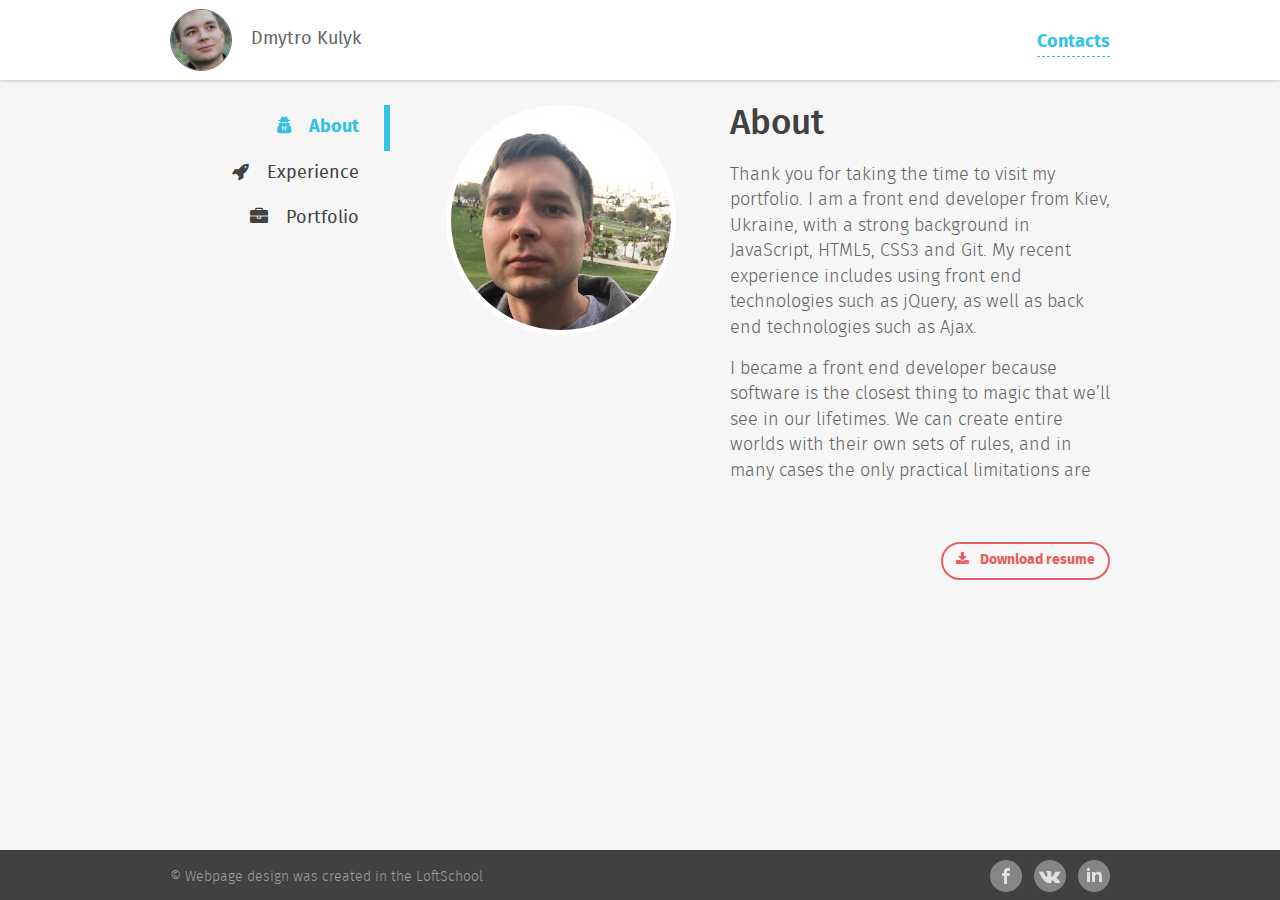
<file: index.html>
<!DOCTYPE html>
<html lang="en">
<head>
<meta charset="UTF-8">
  <meta name="viewport" content="width=device-width, initial-scale=1.0">
	<title>About Dmytro Kulyk</title>
   
   <link rel="stylesheet" href="css/main.css">
</head>
<body>
 	<div class="wrapper">
    <div class="maincontainer">
 	<!-- Head of the page  with img & contacts-->
 		<header class="header clearfix">    
 		  <div class="container">
         <div class="header_left">
 		  	    <div class="user">
              <div class="user__avatar">
 		  		      <img class="user__avatar-pic" src="img/content/avatar1.jpg" alt="avatar" height="60" width="60">
              </div> 

              <div class="user_name">
 		  		     Dmytro Kulyk
              </div>
 		  	    </div> 
          </div>

 		      <div class="header_right">
            <div class="contacts_div">
 		  	      <a class="contacts" href="#">Contacts</a>
              <span class="contact_icon-span">
                <i class="fa fa-phone fa-2x contact_icon" aria-hidden="true"></i>
              </span>

              <div class="dropdown_contacts">
               <div class="dropdown-overflow">
                <div class="triangle"></div>
               <ul class="dropdown_menu">
                 <li class="dropdown_menu-item"> 
                   <a href="mailto:dmytrokulyk@yahoo.com" class="dropdown_menu-link"> 
                    <i class="fa fa-envelope dropdown_menu-icon" aria-hidden="true"></i>
                    <span>dmytrokulyk@yahoo.com</span>
                    </a>
                 </li>
                 <li class="dropdown_menu-item">
                  <a href="tel:15612894698" class="dropdown_menu-link">
                   <i class="fa fa-phone dropdown_menu-icon" aria-hidden="true"></i>
                   <span>+1 561 289 4698</span>
                  </a>
                 </li>
                 <li class="dropdown_menu-item">
                 <a href="callto:fanat875" class="dropdown_menu-link">
                  <i class="fa fa-skype dropdown_menu-icon" aria-hidden="true"></i>
                   <span>fanat875</span>
                  </a> 
                 </li>
               </ul>

              </div>
            </div>
            </div>
          </div>
 		  </div>	
 		</header>
    <!-- =====Main content====== -->
 	<section class="content">
 		<div class="container clearfix">

 				<aside class="sidebar">
 			<!-- =======Navigation Bar/ left side ======-->
 				 <nav class="menu">
 				 		<ul class="menu_items">
  
 				 			<li class="menu_item menu__item_active">
                <a href="index.html" class="menu_link">
                    <i class="fa fa-user-secret menu_icon" aria-hidden="true"></i>
                  <span class="menu-title">About</span>
                </a>
              </li>

 				 			<li class="menu_item">
                <a href="experience.html" class="menu_link">
                  <span class="menu_icon">
                    <i class="fa fa-rocket" aria-hidden="true"></i>
                  </span>
                  <span class="menu-title">Experience</span>
                </a>
              </li>
 				 			<li class="menu_item">
                <a href="portfolio.html" class="menu_link">
                  <span class="menu_icon">
                    <i class="fa fa-briefcase" aria-hidden="true"></i>
                  </span>
                  <span class="menu-title">Portfolio</span>
                </a>
              </li>
 				 		</ul>
 				 	</nav>	
 				</aside>
<!-- ====== MAIN Right Side ======  -->   
 			<main class="page-content">
 					<div class="about clearfix">
<!--  Porfolio photo / left side -->
            <div class="about_left">
            
 						  <div class="about_img"> 
       					 <img src="img/content/avatar2.jpg" class="about_img-pic" alt="avatar">
 						  </div>
            </div> 
<!-- Content / Abot / Text / right side -->	
 					    <div class="about_right">
                <h1 class="content-title">About</h1>
                         
 					    <div class="about_text text-block"> 
  							<p>Thank you for taking the time to visit my portfolio. I am a front end developer from Kiev, Ukraine, with a strong background in JavaScript, HTML5, CSS3 and Git. My recent experience includes using front end technologies such as jQuery, as well as back end technologies such as Ajax.</p>

  	            <p>I became a front end developer because software is the closest thing to magic that we’ll see in our lifetimes. We can create entire worlds with their own sets of rules, and in many cases the only practical limitations are those of our own imaginations. That’s a very seductive notion for any creative person with lots of good ideas.</p>

  							<p>I am passionate about working with other exceptional front end developers to solve complex problems, and produce modular, well-documented, and highly functional web pages. I enjoy coding, fishing and I love cats.</p>

  							<p>Want to hire me have questions about my work or juswant to say hello Please go ahead ancontact me</p>
 					     </div>
                    
                <div class="about_download">
                  <a class="btn" href="Dmytro_Kulyk_CV.pdf" download>
                  <i class="fa fa-download btn-icon" aria-hidden="true"></i>
                  <span class="btn_text">Download resume</span></a>
                </div>
 					    </div>
 				  </div>
 			</main>
 		</div>
 	</section>
 </div>	
</div>
  
<!-- ========= Footer of the page =========== -->	 
 <footer class="footer"> 
  <div class="container clearfix">
    <div class="footer_left">      
      <div class="copyright">
        &copy; Webpage design was created in the LoftSchool 
      </div>
    </div> 
    <div class="footer_right">
      <ul class="socials">
        <li class="social_item">
          <a href="https://www.facebook.com/kulik.dmitro" class="ico_link" target="_blank">
            <svg class="icon-fb"  viewBox="0 0 291.319 291.319">
               <use xlink:href="#fb"/>
            </svg>
          </a>
        </li>
        <li class="social_item">
          <a href="https://vk.com/id8248495" class="ico_link" target="_blank">
            <svg class="icon-vkon"  viewBox="0 0 112.196 112.196">
              <use xlink:href="#vk"/>
            </svg>             
          </a>
        </li>
        <li class="social_item">
          <a href="https://www.linkedin.com/in/dmytro-kulyk-b1175311b" class="icon_link" target="_blank">
            <svg class="icon-in"  viewBox="0 0 291.319 291.319">
              <use xlink:href="#in"/>
            </svg>             
          </a>  
        </li>   
      </ul>
    </div>  
  </div>             
</footer>
<!-- =======SVG Icons======== -->
<svg style="display: none;">
     <g id="fb">
            <path d="M145.659,0c80.45,0,145.66,65.219,145.66,145.66c0,80.45-65.21,145.659-145.66,145.659
              S0,226.109,0,145.66C0,65.219,65.21,0,145.659,0z"/>
            <path style="fill:#FFFFFF;" d="M163.394,100.277h18.772v-27.73h-22.067v0.1c-26.738,0.947-32.218,15.977-32.701,31.763h-0.055
              v13.847h-18.207v27.156h18.207v72.793h27.439v-72.793h22.477l4.342-27.156h-26.81v-8.366
              C154.791,104.556,158.341,100.277,163.394,100.277z"/>
     </g>
    <g id="vk">
        <g>
          <circle id="XMLID_11_" cx="56.098" cy="56.098" r="56.098"/>
        </g>
           <path style="fill:#FFFFFF;" d="M53.979,80.702h4.403c0,0,1.33-0.146,2.009-0.878
            c0.625-0.672,0.605-1.934,0.605-1.934s-0.086-5.908,2.656-6.778c2.703-0.857,6.174,5.71,9.853,8.235
            c2.782,1.911,4.896,1.492,4.896,1.492l9.837-0.137c0,0,5.146-0.317,2.706-4.363c-0.2-0.331-1.421-2.993-7.314-8.463
            c-6.168-5.725-5.342-4.799,2.088-14.702c4.525-6.031,6.334-9.713,5.769-11.29c-0.539-1.502-3.867-1.105-3.867-1.105l-11.076,0.069
            c0,0-0.821-0.112-1.43,0.252c-0.595,0.357-0.978,1.189-0.978,1.189s-1.753,4.667-4.091,8.636c-4.932,8.375-6.904,8.817-7.71,8.297
            c-1.875-1.212-1.407-4.869-1.407-7.467c0-8.116,1.231-11.5-2.397-12.376c-1.204-0.291-2.09-0.483-5.169-0.514
            c-3.952-0.041-7.297,0.012-9.191,0.94c-1.26,0.617-2.232,1.992-1.64,2.071c0.732,0.098,2.39,0.447,3.269,1.644
            c1.135,1.544,1.095,5.012,1.095,5.012s0.652,9.554-1.523,10.741c-1.493,0.814-3.541-0.848-7.938-8.446
            c-2.253-3.892-3.954-8.194-3.954-8.194s-0.328-0.804-0.913-1.234c-0.71-0.521-1.702-0.687-1.702-0.687l-10.525,0.069
            c0,0-1.58,0.044-2.16,0.731c-0.516,0.611-0.041,1.875-0.041,1.875s8.24,19.278,17.57,28.993
            C44.264,81.287,53.979,80.702,53.979,80.702L53.979,80.702z"/> 
      </g>
      <g id="in">
          <path d="M145.659,0c80.45,0,145.66,65.219,145.66,145.66s-65.21,145.659-145.66,145.659S0,226.1,0,145.66
    S65.21,0,145.659,0z"/>
          <path style="fill:#FFFFFF;" d="M82.079,200.136h27.275v-90.91H82.079V200.136z M188.338,106.077
          c-13.237,0-25.081,4.834-33.483,15.504v-12.654H127.48v91.21h27.375v-49.324c0-10.424,9.55-20.593,21.512-20.593
          s14.912,10.169,14.912,20.338v49.57h27.275v-51.6C218.553,112.686,201.584,106.077,188.338,106.077z M95.589,100.141
          c7.538,0,13.656-6.118,13.656-13.656S103.127,72.83,95.589,72.83s-13.656,6.118-13.656,13.656S88.051,100.141,95.589,100.141z"/>
      </g>
   </svg>
 </body>
 </body>
</html>
</file>
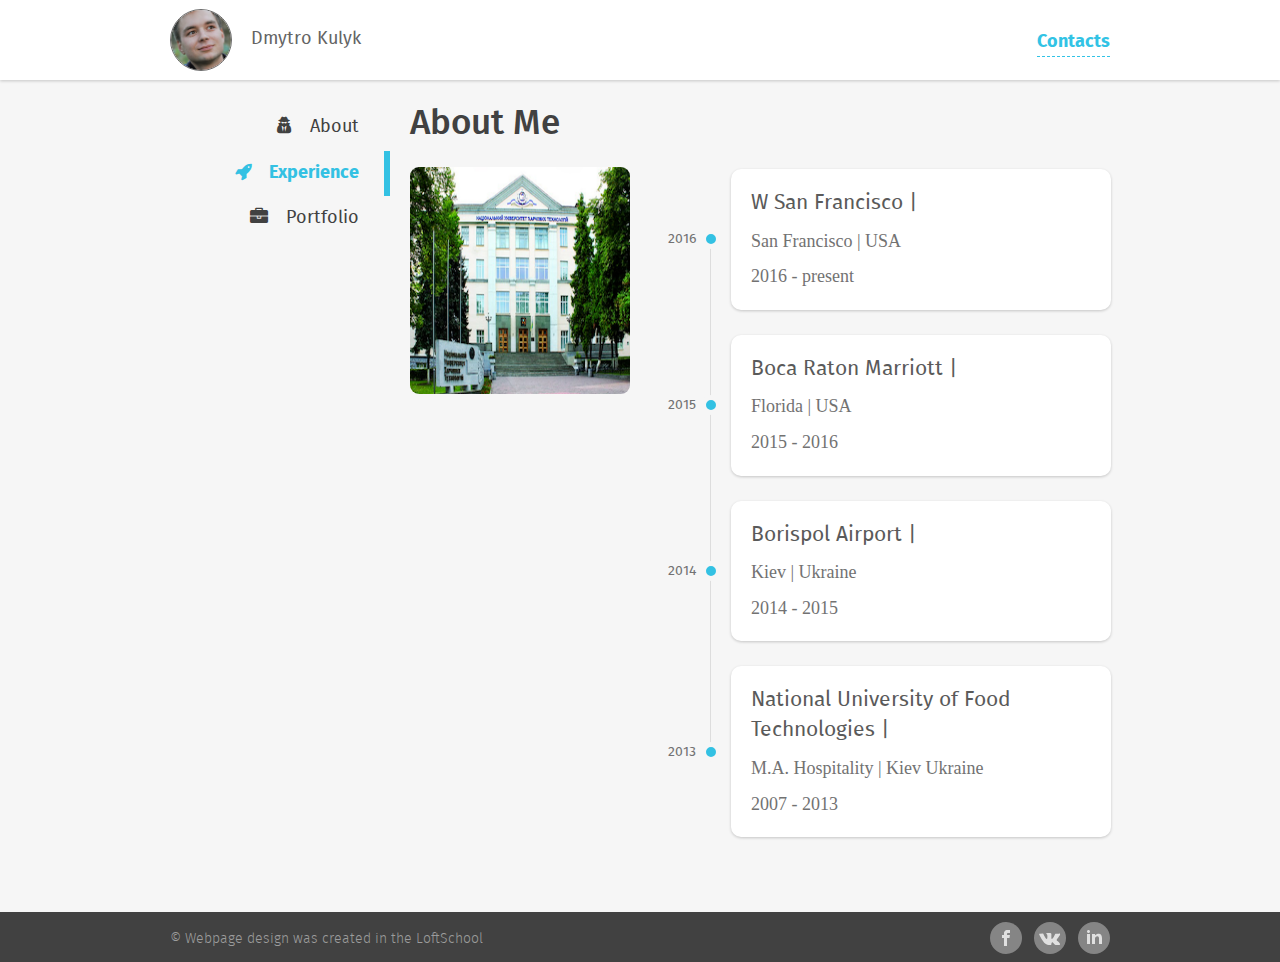
<file: experience.html>
<!DOCTYPE html>
<html lang="en">
<head>
	<meta charset="UTF-8">
  <meta name="viewport" content="width=device-width, initial-scale=1.0">
	<title>Experience</title>


<link rel="stylesheet" href="css/main.css">

</head>
<body>

<div class="wrapper">
  <div class="maincontainer">
    <header class="header clearfix">    
      <div class="container">
         <div class="header_left">
            <div class="user">
              <div class="user__avatar">
                <img class="user__avatar-pic" src="img/content/avatar1.jpg" alt="avatar" height="60" width="60">
              </div> 

              <div class="user_name">
               Dmytro Kulyk
              </div>
            </div> 
          </div>

          <div class="header_right">
            <div class="contacts_div">
              <a class="contacts" class="contacts" href="#">Contacts</a>
              <span class="contact_icon-span">
                <i class="fa fa-phone fa-2x contact_icon" aria-hidden="true"></i>
              </span>
              <div class="dropdown_contacts">
                <div class="triangle"></div>
               <ul class="dropdown_menu">
                 <li class="dropdown_menu-item"> 
                   <a href="mailto:dmytrokulyk@yahoo.com" class="dropdown_menu-link"> 
                    <i class="fa fa-envelope dropdown_menu-icon" aria-hidden="true"></i>
                    <span>dmytrokulyk@yahoo.com</span>
                    </a>
                 </li>
                 <li class="dropdown_menu-item">
                  <a href="tel:15612894698" class="dropdown_menu-link">
                   <i class="fa fa-phone dropdown_menu-icon" aria-hidden="true"></i>
                   <span>+1 561 289 4698</span>
                  </a>
                 </li>
                 <li class="dropdown_menu-item">
                 <a href="callto:fanat875" class="dropdown_menu-link">
                  <i class="fa fa-skype dropdown_menu-icon" aria-hidden="true"></i>
                   <span>fanat875</span>
                  </a> 
                 </li>
               </ul>

              </div>
            </div>
          </div>  
      </div>  
    </header>

<!-- =====Main content====== -->

  <section class="content">
    <div class="container clearfix">

        <aside class="sidebar experience_sidebar">
      <!-- =======Navigation Bar/ left side ======-->
         <nav class="menu">
            <ul class="menu_items">
  
              <li class="menu_item">
                <a href="index.html" class="menu_link">
                  <i class="fa fa-user-secret menu_icon" aria-hidden="true"></i>
                  <span class="menu-title">About</span>
                </a>
              </li>

              <li class="menu_item menu__item_active">
                <a href="experience.html" class="menu_link">
                  
                    <i class="fa fa-rocket menu_icon" aria-hidden="true"></i>
                  
                  <span class="menu-title" >Experience</span>
                </a>
              </li>
              <li class="menu_item">
                <a href="portfolio.html" class="menu_link">     
                  <i class="fa fa-briefcase menu_icon" aria-hidden="true"></i>
                  <span class="menu-title">Portfolio</span>
                </a>
              </li>
            </ul>
          </nav>  
        </aside>
         <!-- ====== MAIN Right Side ======  -->   
      <main class="page-content">

       <h1 class="content-title experience_title">About Me</h1>
        <div class="about_me clearfix">
        
<!--  University photo / left side -->
        		<div class="about_me-left">
              <div class="about-me_university-photo">
       			   <img src="img/content/university.png" alt="university" class="university_photo">
 				      </div>
            </div>  

 <!-- Work Experience/ Experiense / Text / right side -->
          <div class="about_me-right">
               
              
                <div class="career">
                  <ul class="career_list">
                  <li class="career_item">
                    <div class="career_block">
                      <div class="career_title">
                        W San Francisco |
                      </div>
                      <div class="career_occupation">
                        San  Francisco | USA
                      </div>
                      <div class="career_time">
                        2016 - present
                      </div>
                      <div class="career_year">
                        2016
                      </div>
                    </div>
                  </li>
                  <li class="career_item">
                  <div class="career_block">
                      <div class="career_title">
                        Boca Raton Marriott |
                      </div>
                      <div class="career_occupation">
                        Florida | USA
                      </div>
                      <div class="career_time">
                        2015 - 2016
                      </div>
                       <div class="career_year">
                        2015
                      </div>
                    </div>  
                  </li>
                  <li class="career_item">
                    <div class="career_block">
                      <div class="career_title">
                        Borispol Airport |  
                      </div>
                      <div class="career_occupation">
                        Kiev | Ukraine
                      </div>
                      <div class="career_time">
                        2014 - 2015
                      </div>
                       <div class="career_year">
                        2014
                      </div>
                    </div>
                  </li>
                  <li class="career_item">
                    <div class="career_block">
                      <div class="career_title">
                        National University of Food Technologies | 
                      </div>
                      <div class="career_occupation"> 
                        M.A. Hospitality | Kiev Ukraine
                      </div>
                      <div class="career_time">
                        2007 - 2013
                      </div>
                       <div class="career_year">
                        2013
                      </div>
                    </div>
                  </li>

                </ul>
              </div>       
         </div>
       </main>
      </div>
     </section>
 </div>
</div>
<!-- ========= Footer of the page =========== -->
 <footer class="footer"> 
  <div class="container clearfix">
    <div class="footer_left">      
      <div class="copyright">
        &copy; Webpage design was created in the LoftSchool 
      </div>
    </div> 
    <div class="footer_right">
      <ul class="socials">
        <li class="social_item">
          <a href="https://www.facebook.com/kulik.dmitro" class="ico_link" target="_blank">
            <svg class="icon-fb"  viewBox="0 0 291.319 291.319">
               <use xlink:href="#fb"/>
            </svg>
          </a>
        </li>
        <li class="social_item">
          <a href="https://vk.com/id8248495" class="ico_link" target="_blank">
            <svg class="icon-vkon"  viewBox="0 0 112.196 112.196">
              <use xlink:href="#vk"/>
            </svg>             
          </a>
        </li>
        <li class="social_item">
          <a href="https://www.linkedin.com/in/dmytro-kulyk-b1175311b" class="icon_link" target="_blank">
            <svg class="icon-in"  viewBox="0 0 291.319 291.319">
              <use xlink:href="#in"/>
            </svg>             
          </a>  
        </li>   
      </ul>
    </div>  
  </div>             
</footer>
<!-- =======SVG Icons====== -->
<svg style="display: none;">
     <g id="fb">
            <path d="M145.659,0c80.45,0,145.66,65.219,145.66,145.66c0,80.45-65.21,145.659-145.66,145.659
              S0,226.109,0,145.66C0,65.219,65.21,0,145.659,0z"/>
            <path style="fill:#FFFFFF;" d="M163.394,100.277h18.772v-27.73h-22.067v0.1c-26.738,0.947-32.218,15.977-32.701,31.763h-0.055
              v13.847h-18.207v27.156h18.207v72.793h27.439v-72.793h22.477l4.342-27.156h-26.81v-8.366
              C154.791,104.556,158.341,100.277,163.394,100.277z"/>
     </g>
    <g id="vk">
        <g>
          <circle id="XMLID_11_" cx="56.098" cy="56.098" r="56.098"/>
        </g>
           <path style="fill:#FFFFFF;" d="M53.979,80.702h4.403c0,0,1.33-0.146,2.009-0.878
            c0.625-0.672,0.605-1.934,0.605-1.934s-0.086-5.908,2.656-6.778c2.703-0.857,6.174,5.71,9.853,8.235
            c2.782,1.911,4.896,1.492,4.896,1.492l9.837-0.137c0,0,5.146-0.317,2.706-4.363c-0.2-0.331-1.421-2.993-7.314-8.463
            c-6.168-5.725-5.342-4.799,2.088-14.702c4.525-6.031,6.334-9.713,5.769-11.29c-0.539-1.502-3.867-1.105-3.867-1.105l-11.076,0.069
            c0,0-0.821-0.112-1.43,0.252c-0.595,0.357-0.978,1.189-0.978,1.189s-1.753,4.667-4.091,8.636c-4.932,8.375-6.904,8.817-7.71,8.297
            c-1.875-1.212-1.407-4.869-1.407-7.467c0-8.116,1.231-11.5-2.397-12.376c-1.204-0.291-2.09-0.483-5.169-0.514
            c-3.952-0.041-7.297,0.012-9.191,0.94c-1.26,0.617-2.232,1.992-1.64,2.071c0.732,0.098,2.39,0.447,3.269,1.644
            c1.135,1.544,1.095,5.012,1.095,5.012s0.652,9.554-1.523,10.741c-1.493,0.814-3.541-0.848-7.938-8.446
            c-2.253-3.892-3.954-8.194-3.954-8.194s-0.328-0.804-0.913-1.234c-0.71-0.521-1.702-0.687-1.702-0.687l-10.525,0.069
            c0,0-1.58,0.044-2.16,0.731c-0.516,0.611-0.041,1.875-0.041,1.875s8.24,19.278,17.57,28.993
            C44.264,81.287,53.979,80.702,53.979,80.702L53.979,80.702z"/> 
      </g>
      <g id="in">
          <path d="M145.659,0c80.45,0,145.66,65.219,145.66,145.66s-65.21,145.659-145.66,145.659S0,226.1,0,145.66
            S65.21,0,145.659,0z"/>
          <path style="fill:#FFFFFF;" d="M82.079,200.136h27.275v-90.91H82.079V200.136z M188.338,106.077
          c-13.237,0-25.081,4.834-33.483,15.504v-12.654H127.48v91.21h27.375v-49.324c0-10.424,9.55-20.593,21.512-20.593
          s14.912,10.169,14.912,20.338v49.57h27.275v-51.6C218.553,112.686,201.584,106.077,188.338,106.077z M95.589,100.141
          c7.538,0,13.656-6.118,13.656-13.656S103.127,72.83,95.589,72.83s-13.656,6.118-13.656,13.656S88.051,100.141,95.589,100.141z"/>
      </g>
</svg>

</body>
</html>
</file>
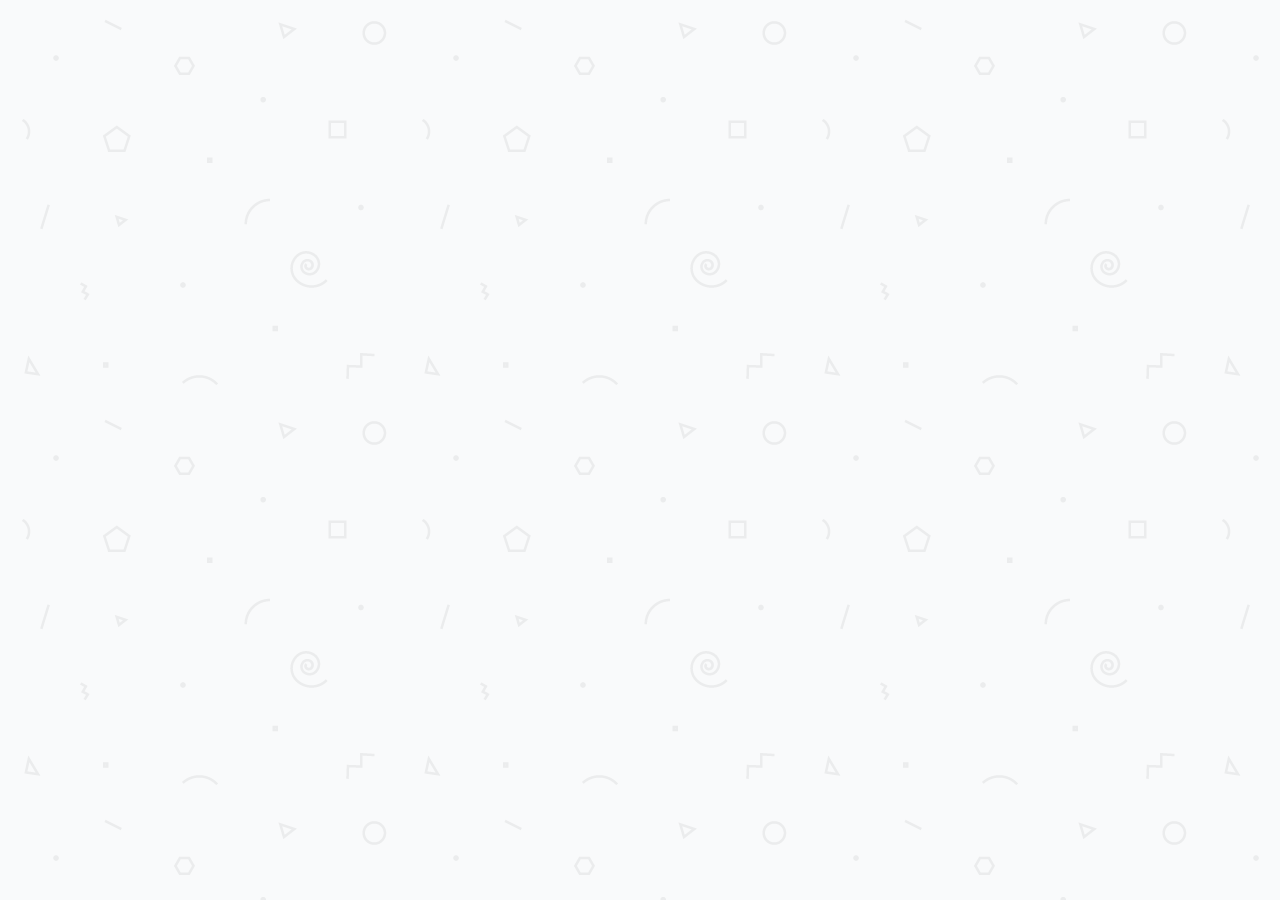
<file: greeting.html>
<!DOCTYPE html>
<html lang="en">
<head>
	<meta charset="UTF-8">
    <meta name="viewport" content="width=device-width, initial-scale=1.0">

	<title>Hello Dmytro Kulyk</title>


<link rel="stylesheet" href="css/main.css">


</head>
<body>

<div class="main_window">	
<!-- ============Image======= -->	
 <div class="content_greeting">

	<div class="image_container">
	  <img class="image" src="img/content/avatar1.jpg" alt="avatar" height="140" width="140">
	</div> 
<!-- ============Name======= ==-->	
  <div class="button_name">             
	
	<div class="name">
	 <div class="name_text">
	  Dmytro Kulyk
	  </div>
	</div>
<!-- ==========Link=========== --> 
	<div class="link">
	   <a class="button" href="index.html">Visit Website</a>
	</div>

  </div> 

 </div>

</div>  

</body>
</html>
</file>
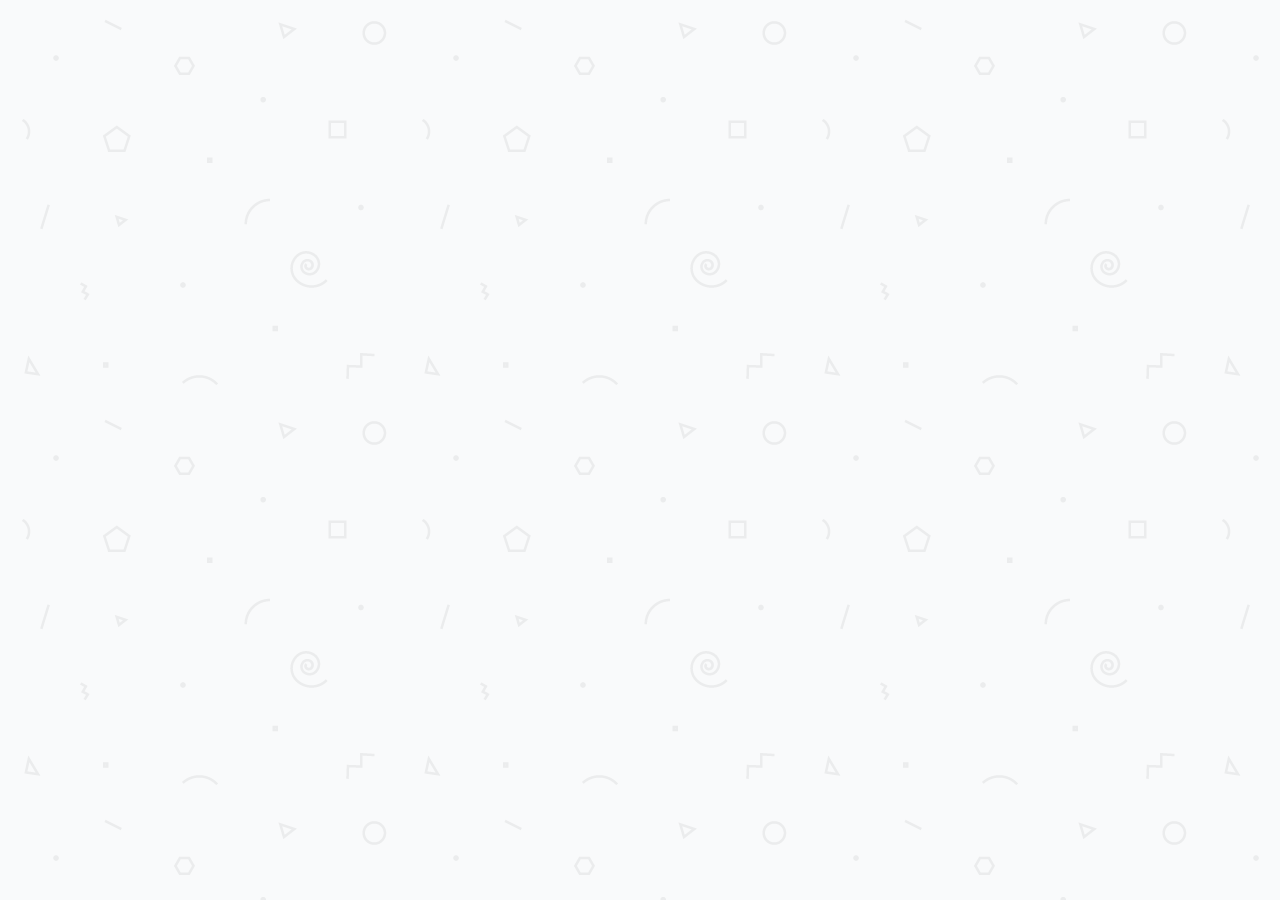
<file: hello.html>
<!DOCTYPE html>
<html lang="en">
<head>
	<meta charset="UTF-8">
    <meta name="viewport" content="width=device-width, initial-scale=1.0">

	<title>Hello Dmytro Kulyk</title>

<link rel="stylesheet" href="css/content_css/hello_style.css">

</head>
<body>

<div class="main_window">	
<!-- ============Image======= -->	
 <div class="content">

	<div class="image_container">
	  <img class="image" src="img/content/avatar1.jpg" alt="avatar" height="140" width="140">
	</div> 
<!-- ============Name======= ==-->	
  <div class="botton_name">             
	
	<div class="name">
	 <div class="name_text">
	  Dmytro Kulyk
	  </div>
	</div>
<!-- ==========Link=========== --> 
	<div class="link">
	   <a class="button" href="index.html">Visit Website</a>
	</div>

  </div> 

 </div>

</div>  

</body>
</html>
</file>
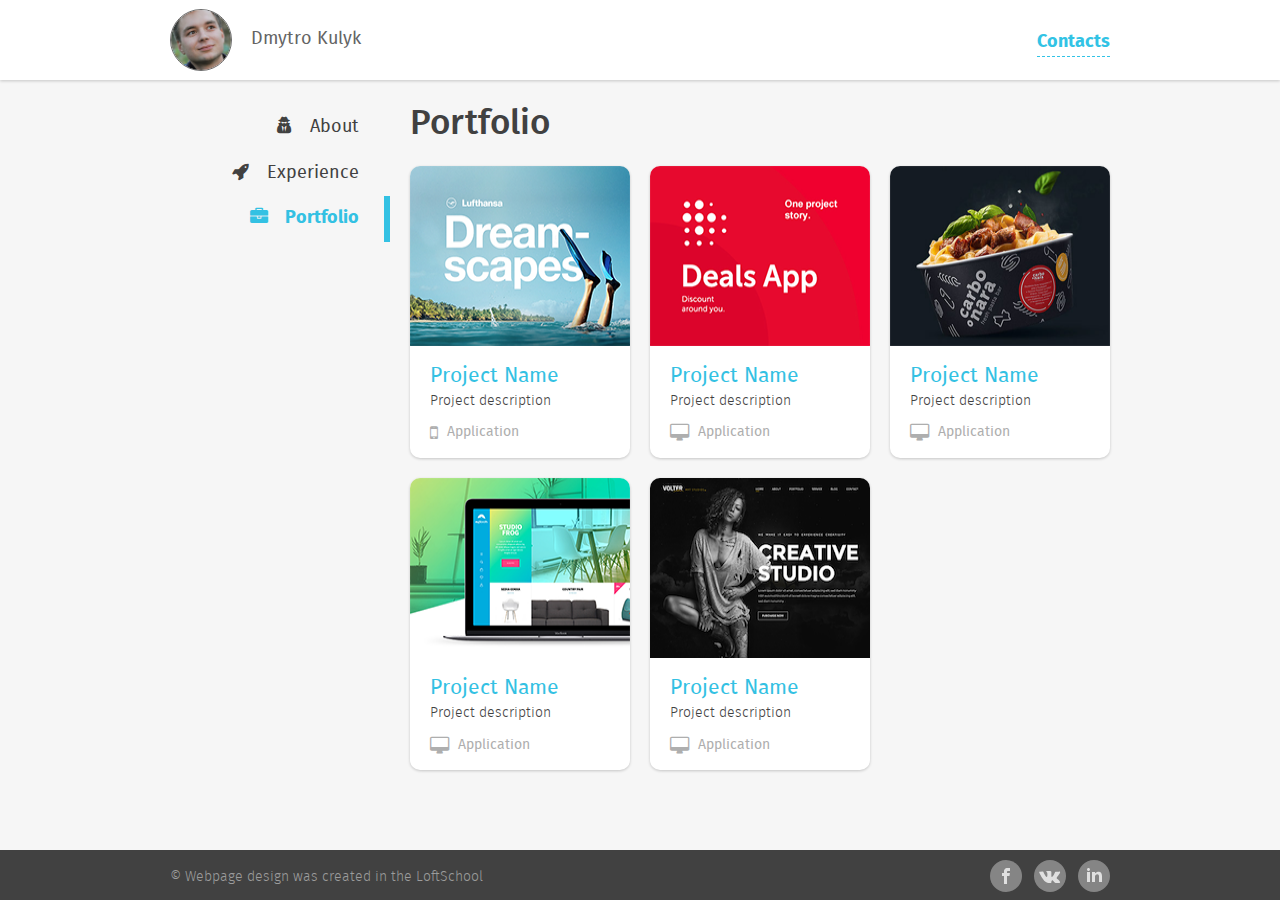
<file: portfolio.html>
<!DOCTYPE html>
<html lang="en">
<head>

	<meta charset="UTF-8">
  <meta name="viewport" content="width=device-width, initial-scale=1.0"/>
	<title>Portfolio</title>


<link rel="stylesheet" href="css/main.css">

</head>

<body>
  <div class="wrapper">
  <div class="maincontainer">
<!-- Head of the page  with img & contacts-->
  	<header class="header clearfix">    
      <div class="container">
         <div class="header_left">
            <div class="user">
              <div class="user__avatar">
                <img class="user__avatar-pic" src="img/content/avatar1.jpg" alt="avatar" height="60" width="60">
              </div> 

              <div class="user_name">
               Dmytro Kulyk
              </div>
            </div> 
          </div>

          <div class="header_right">
            <div class="contacts_div">
              <a class="contacts" class="contacts" href="#">Contacts</a>
              <span class="contact_icon-span">
                <i class="fa fa-phone fa-2x contact_icon" aria-hidden="true"></i>
              </span>
              <div class="dropdown_contacts">
                <div class="triangle"></div>
               <ul class="dropdown_menu">
                 <li class="dropdown_menu-item"> 
                   <a href="mailto:dmytrokulyk@yahoo.com" class="dropdown_menu-link"> 
                    <i class="fa fa-envelope dropdown_menu-icon" aria-hidden="true"></i>
                    <span>dmytrokulyk@yahoo.com</span>
                    </a>
                 </li>
                 <li class="dropdown_menu-item">
                  <a href="tel:15612894698" class="dropdown_menu-link">
                   <i class="fa fa-phone dropdown_menu-icon" aria-hidden="true"></i>
                   <span>+1 561 289 4698</span>
                  </a>
                 </li>
                 <li class="dropdown_menu-item">
                 <a href="callto:fanat875" class="dropdown_menu-link">
                  <i class="fa fa-skype dropdown_menu-icon" aria-hidden="true"></i>
                   <span>fanat875</span>
                  </a> 
                 </li>
               </ul>

              </div>
            </div>
          </div>
      </div>  
    </header>
     

     <section class="content clearfix">
    <div class="container">

        <aside class="sidebar sidebar_portfolio">
      <!-- =======Navigation Bar / left side ======-->
         <nav class="menu">
            <ul class="menu_items">
              <li class="menu_item">
                <a href="index.html" class="menu_link">
                  <i class="fa fa-user-secret menu_icon" aria-hidden="true"></i>
                  <span class="menu-title">About</span>
                </a>
              </li>
              <li class="menu_item">
                <a href="experience.html" class="menu_link">
                  <i class="fa fa-rocket menu_icon" aria-hidden="true"></i>
                  <span class="menu-title">Experience</span>
                </a>
              </li>
              <li class="menu_item menu__item_active">
                <a href="portfolio.html" class="menu_link">
                  <i class="fa fa-briefcase menu_icon" aria-hidden="true"></i>
                  <span class="menu-title">Portfolio</span>
                </a>
              </li>
            </ul>
          </nav>  
        </aside>
         <!-- ====== MAIN Right Side ======  -->   
      <main class="page-content">
       
    	 <h1 class="content-title portfolio-title_content">
    	  Portfolio
    	  </h1>  
    	 <div class="portfolio">
    	 
<!-- ======Portfolio Item Imige/description===== -->
    	  <ul class="portfolio_list clearfix"> 
          
          <li class="portfolio_item">
            <a class="portfolio_link" href="#"> 
    	        
            <div class="portfolio_img_wrap"> 
      	      <div class="portfolio_pic" style="background-image: url('img/content/project_1.png');">
      	      	<img src="img/content/project_1.png" alt="" class="portfolio_pic-img">
      	      </div>
            </div>
    	    	  <div class="portfolio_desc">
              <div class="portfolio_title">
        	    	Project Name
              </div>
        	    <div class="portfolio_work-desc">
                  Project description
              </div>
              <div class="portfolio_type">
                <i class="fa fa-mobile portfolio_type-icon" aria-hidden="true"></i>
                <div class="portfolio_type-title">
                    Application
                </div>
              </div>
    	    	  </div>
             </a> 
          </li> 
<!-- === Another Project ===-->     
      	  <li class="portfolio_item">
            <a class="portfolio_link" href="#"> 
              <div class="portfolio_img_wrap"> 
                <div class="portfolio_pic" style="background-image: url('img/content/project_2.png');">
                  <img src="img/content/project_2.png" alt="" class="portfolio_pic-img">
                </div>
              </div>
              <div class="portfolio_desc">
              <div class="portfolio_title">
                Project Name
              </div>
              <div class="portfolio_work-desc">
                  Project description
              </div>
              <div class="portfolio_type">
                <i class="fa fa-desktop portfolio_type-icon" aria-hidden="true"></i>
                <div class="portfolio_type-title">
                    Application
                </div>
              </div>
              </div>
             </a> 
          </li> 
            
<!-- === Another Project ===-->    
      	  <li class="portfolio_item">
            <a class="portfolio_link" href="#"> 
              <div class="portfolio_img_wrap"> 
                <div class="portfolio_pic" style="background-image: url('img/content/project_3.png');">
                  <img src="img/content/project_3.png" alt="" class="portfolio_pic-img">
                </div>
              </div>
              <div class="portfolio_desc">
              <div class="portfolio_title">
                Project Name
              </div>
              <div class="portfolio_work-desc">
                  Project description
              </div>
              <div class="portfolio_type">
                <i class="fa fa-desktop portfolio_type-icon" aria-hidden="true"></i>
                <div class="portfolio_type-title">
                    Application
                </div>
              </div>
              </div>
             </a> 
          </li> 
<!-- === Another Project ===-->    
      	  <li class="portfolio_item">
            <a class="portfolio_link" href="#"> 
              <div class="portfolio_img_wrap"> 
                <div class="portfolio_pic" style="background-image: url('img/content/project_4.png');">
                  <img src="img/content/project_4.png" alt="" class="portfolio_pic-img"> 
                </div>
              </div>
              <div class="portfolio_desc">
              <div class="portfolio_title">
                Project Name
              </div>
              <div class="portfolio_work-desc">
                  Project description
              </div>
              <div class="portfolio_type">
                <i class="fa fa-desktop portfolio_type-icon" aria-hidden="true"></i>
                <div class="portfolio_type-title">
                    Application
                </div>
              </div>
              </div>
             </a> 
          </li> 
<!-- === Another Project ===-->            
            <li class="portfolio_item">
            <a class="portfolio_link" href="#"> 
             <div class="portfolio_img_wrap"> 
                <div class="portfolio_pic" style="background-image: url('img/content/project_5.png');">
                  <img src="img/content/project_5.png" alt="" class="portfolio_pic-img">
                </div>
              </div>
              <div class="portfolio_desc">
                <div class="portfolio_title">
                  Project Name
                </div>
                <div class="portfolio_work-desc">
                    Project description
                </div>
                <div class="portfolio_type">
                  <i class="fa fa-desktop portfolio_type-icon" aria-hidden="true"></i>
                  <div class="portfolio_type-title">
                      Application
                  </div>
                </div>
              </div>
             </a> 
          </li> 

        </ul> 
      </div>
    
 
     </main>
    </div>
  </section>
 </div>
</div>
<!-- ========= Footer of the page =========== -->
 <footer class="footer"> 
  <div class="container clearfix">
    <div class="footer_left">      
      <div class="copyright">
        &copy; Webpage design was created in the LoftSchool 
      </div>
    </div> 
    <div class="footer_right">
      <ul class="socials">
        <li class="social_item">
          <a href="https://www.facebook.com/kulik.dmitro" class="ico_link" target="_blank">
            <svg class="icon-fb"  viewBox="0 0 291.319 291.319">
               <use xlink:href="#fb"/>
            </svg>
          </a>
        </li>
        <li class="social_item">
          <a href="https://vk.com/id8248495" class="ico_link" target="_blank">
            <svg class="icon-vkon"  viewBox="0 0 112.196 112.196">
              <use xlink:href="#vk"/>
            </svg>             
          </a>
        </li>
        <li class="social_item">
          <a href="https://www.linkedin.com/in/dmytro-kulyk-b1175311b" class="icon_link" target="_blank">
            <svg class="icon-in"  viewBox="0 0 291.319 291.319">
              <use xlink:href="#in"/>
            </svg>             
          </a>  
        </li>   
      </ul>
    </div>  
  </div>             
</footer>
<!-- ======SVG Icons===== -->
<svg style="display: none;">
     <g id="fb">
            <path d="M145.659,0c80.45,0,145.66,65.219,145.66,145.66c0,80.45-65.21,145.659-145.66,145.659
              S0,226.109,0,145.66C0,65.219,65.21,0,145.659,0z"/>
            <path style="fill:#FFFFFF;" d="M163.394,100.277h18.772v-27.73h-22.067v0.1c-26.738,0.947-32.218,15.977-32.701,31.763h-0.055
              v13.847h-18.207v27.156h18.207v72.793h27.439v-72.793h22.477l4.342-27.156h-26.81v-8.366
              C154.791,104.556,158.341,100.277,163.394,100.277z"/>
     </g>
    <g id="vk">
        <g>
          <circle id="XMLID_11_" cx="56.098" cy="56.098" r="56.098"/>
        </g>
           <path style="fill:#FFFFFF;" d="M53.979,80.702h4.403c0,0,1.33-0.146,2.009-0.878
            c0.625-0.672,0.605-1.934,0.605-1.934s-0.086-5.908,2.656-6.778c2.703-0.857,6.174,5.71,9.853,8.235
            c2.782,1.911,4.896,1.492,4.896,1.492l9.837-0.137c0,0,5.146-0.317,2.706-4.363c-0.2-0.331-1.421-2.993-7.314-8.463
            c-6.168-5.725-5.342-4.799,2.088-14.702c4.525-6.031,6.334-9.713,5.769-11.29c-0.539-1.502-3.867-1.105-3.867-1.105l-11.076,0.069
            c0,0-0.821-0.112-1.43,0.252c-0.595,0.357-0.978,1.189-0.978,1.189s-1.753,4.667-4.091,8.636c-4.932,8.375-6.904,8.817-7.71,8.297
            c-1.875-1.212-1.407-4.869-1.407-7.467c0-8.116,1.231-11.5-2.397-12.376c-1.204-0.291-2.09-0.483-5.169-0.514
            c-3.952-0.041-7.297,0.012-9.191,0.94c-1.26,0.617-2.232,1.992-1.64,2.071c0.732,0.098,2.39,0.447,3.269,1.644
            c1.135,1.544,1.095,5.012,1.095,5.012s0.652,9.554-1.523,10.741c-1.493,0.814-3.541-0.848-7.938-8.446
            c-2.253-3.892-3.954-8.194-3.954-8.194s-0.328-0.804-0.913-1.234c-0.71-0.521-1.702-0.687-1.702-0.687l-10.525,0.069
            c0,0-1.58,0.044-2.16,0.731c-0.516,0.611-0.041,1.875-0.041,1.875s8.24,19.278,17.57,28.993
            C44.264,81.287,53.979,80.702,53.979,80.702L53.979,80.702z"/> 
      </g>
      <g id="in">
          <path d="M145.659,0c80.45,0,145.66,65.219,145.66,145.66s-65.21,145.659-145.66,145.659S0,226.1,0,145.66
    S65.21,0,145.659,0z"/>
          <path style="fill:#FFFFFF;" d="M82.079,200.136h27.275v-90.91H82.079V200.136z M188.338,106.077
          c-13.237,0-25.081,4.834-33.483,15.504v-12.654H127.48v91.21h27.375v-49.324c0-10.424,9.55-20.593,21.512-20.593
          s14.912,10.169,14.912,20.338v49.57h27.275v-51.6C218.553,112.686,201.584,106.077,188.338,106.077z M95.589,100.141
          c7.538,0,13.656-6.118,13.656-13.656S103.127,72.83,95.589,72.83s-13.656,6.118-13.656,13.656S88.051,100.141,95.589,100.141z"/>
      </g>
   </svg>

	
</body>
</html>
</file>
<file: css/main.css>
html, body {
  width: 100%;
  height: 100%; }

body {
  font-family: 'fira', Arial, sans-serif;
  font-size: 18px;
  line-height: 1.42;
  color: #646464;
  background: #f6f6f6; }

.wrapper {
  min-height: 100%;
  overflow: hidden;
  position: relative; }

.wrapper:after {
  content: "";
  height: 50px;
  display: block; }

.header {
  height: 50px; }

.footer {
  background: #414141;
  height: 50px;
  position: relative; }

.maincontainer {
  padding-bottom: 50px; }

.container {
  margin: 0 auto;
  max-width: 940px; }

ul {
  padding: 0;
  margin: 0;
  list-style: none; }

h1, h2, h3, h4, h5, h6 {
  margin: 0;
  font-weight: normal; }

.clearfix:after {
  content: "";
  display: block;
  clear: both; }

/*!
 *  Font Awesome 4.7.0 by @davegandy - http://fontawesome.io - @fontawesome
 *  License - http://fontawesome.io/license (Font: SIL OFL 1.1, CSS: MIT License)
 */
/* FONT PATH
 * -------------------------- */
.fa {
  display: inline-block;
  font: normal normal normal 14px/1 FontAwesome;
  font-size: inherit;
  text-rendering: auto;
  -webkit-font-smoothing: antialiased;
  -moz-osx-font-smoothing: grayscale; }

/* makes the font 33% larger relative to the icon container */
.fa-lg {
  font-size: 1.33333333em;
  line-height: 0.75em;
  vertical-align: -15%; }

.fa-2x {
  font-size: 2em; }

.fa-3x {
  font-size: 3em; }

.fa-4x {
  font-size: 4em; }

.fa-5x {
  font-size: 5em; }

.fa-fw {
  width: 1.28571429em;
  text-align: center; }

.fa-ul {
  padding-left: 0;
  margin-left: 2.14285714em;
  list-style-type: none; }

.fa-ul > li {
  position: relative; }

.fa-li {
  position: absolute;
  left: -2.14285714em;
  width: 2.14285714em;
  top: 0.14285714em;
  text-align: center; }

.fa-li.fa-lg {
  left: -1.85714286em; }

.fa-border {
  padding: .2em .25em .15em;
  border: solid 0.08em #eeeeee;
  border-radius: .1em; }

.fa-pull-left {
  float: left; }

.fa-pull-right {
  float: right; }

.fa.fa-pull-left {
  margin-right: .3em; }

.fa.fa-pull-right {
  margin-left: .3em; }

/* Deprecated as of 4.4.0 */
.pull-right {
  float: right; }

.pull-left {
  float: left; }

.fa.pull-left {
  margin-right: .3em; }

.fa.pull-right {
  margin-left: .3em; }

.fa-spin {
  -webkit-animation: fa-spin 2s infinite linear;
  animation: fa-spin 2s infinite linear; }

.fa-pulse {
  -webkit-animation: fa-spin 1s infinite steps(8);
  animation: fa-spin 1s infinite steps(8); }

@-webkit-keyframes fa-spin {
  0% {
    -webkit-transform: rotate(0deg);
    transform: rotate(0deg); }
  100% {
    -webkit-transform: rotate(359deg);
    transform: rotate(359deg); } }

@keyframes fa-spin {
  0% {
    -webkit-transform: rotate(0deg);
    transform: rotate(0deg); }
  100% {
    -webkit-transform: rotate(359deg);
    transform: rotate(359deg); } }

.fa-rotate-90 {
  -ms-filter: "progid:DXImageTransform.Microsoft.BasicImage(rotation=1)";
  -webkit-transform: rotate(90deg);
  -ms-transform: rotate(90deg);
  transform: rotate(90deg); }

.fa-rotate-180 {
  -ms-filter: "progid:DXImageTransform.Microsoft.BasicImage(rotation=2)";
  -webkit-transform: rotate(180deg);
  -ms-transform: rotate(180deg);
  transform: rotate(180deg); }

.fa-rotate-270 {
  -ms-filter: "progid:DXImageTransform.Microsoft.BasicImage(rotation=3)";
  -webkit-transform: rotate(270deg);
  -ms-transform: rotate(270deg);
  transform: rotate(270deg); }

.fa-flip-horizontal {
  -ms-filter: "progid:DXImageTransform.Microsoft.BasicImage(rotation=0, mirror=1)";
  -webkit-transform: scale(-1, 1);
  -ms-transform: scale(-1, 1);
  transform: scale(-1, 1); }

.fa-flip-vertical {
  -ms-filter: "progid:DXImageTransform.Microsoft.BasicImage(rotation=2, mirror=1)";
  -webkit-transform: scale(1, -1);
  -ms-transform: scale(1, -1);
  transform: scale(1, -1); }

:root .fa-rotate-90,
:root .fa-rotate-180,
:root .fa-rotate-270,
:root .fa-flip-horizontal,
:root .fa-flip-vertical {
  -webkit-filter: none;
  filter: none; }

.fa-stack {
  position: relative;
  display: inline-block;
  width: 2em;
  height: 2em;
  line-height: 2em;
  vertical-align: middle; }

.fa-stack-1x,
.fa-stack-2x {
  position: absolute;
  left: 0;
  width: 100%;
  text-align: center; }

.fa-stack-1x {
  line-height: inherit; }

.fa-stack-2x {
  font-size: 2em; }

.fa-inverse {
  color: #ffffff; }

/* Font Awesome uses the Unicode Private Use Area (PUA) to ensure screen
   readers do not read off random characters that represent icons */
.fa-glass:before {
  content: "\f000"; }

.fa-music:before {
  content: "\f001"; }

.fa-search:before {
  content: "\f002"; }

.fa-envelope-o:before {
  content: "\f003"; }

.fa-heart:before {
  content: "\f004"; }

.fa-star:before {
  content: "\f005"; }

.fa-star-o:before {
  content: "\f006"; }

.fa-user:before {
  content: "\f007"; }

.fa-film:before {
  content: "\f008"; }

.fa-th-large:before {
  content: "\f009"; }

.fa-th:before {
  content: "\f00a"; }

.fa-th-list:before {
  content: "\f00b"; }

.fa-check:before {
  content: "\f00c"; }

.fa-remove:before,
.fa-close:before,
.fa-times:before {
  content: "\f00d"; }

.fa-search-plus:before {
  content: "\f00e"; }

.fa-search-minus:before {
  content: "\f010"; }

.fa-power-off:before {
  content: "\f011"; }

.fa-signal:before {
  content: "\f012"; }

.fa-gear:before,
.fa-cog:before {
  content: "\f013"; }

.fa-trash-o:before {
  content: "\f014"; }

.fa-home:before {
  content: "\f015"; }

.fa-file-o:before {
  content: "\f016"; }

.fa-clock-o:before {
  content: "\f017"; }

.fa-road:before {
  content: "\f018"; }

.fa-download:before {
  content: "\f019"; }

.fa-arrow-circle-o-down:before {
  content: "\f01a"; }

.fa-arrow-circle-o-up:before {
  content: "\f01b"; }

.fa-inbox:before {
  content: "\f01c"; }

.fa-play-circle-o:before {
  content: "\f01d"; }

.fa-rotate-right:before,
.fa-repeat:before {
  content: "\f01e"; }

.fa-refresh:before {
  content: "\f021"; }

.fa-list-alt:before {
  content: "\f022"; }

.fa-lock:before {
  content: "\f023"; }

.fa-flag:before {
  content: "\f024"; }

.fa-headphones:before {
  content: "\f025"; }

.fa-volume-off:before {
  content: "\f026"; }

.fa-volume-down:before {
  content: "\f027"; }

.fa-volume-up:before {
  content: "\f028"; }

.fa-qrcode:before {
  content: "\f029"; }

.fa-barcode:before {
  content: "\f02a"; }

.fa-tag:before {
  content: "\f02b"; }

.fa-tags:before {
  content: "\f02c"; }

.fa-book:before {
  content: "\f02d"; }

.fa-bookmark:before {
  content: "\f02e"; }

.fa-print:before {
  content: "\f02f"; }

.fa-camera:before {
  content: "\f030"; }

.fa-font:before {
  content: "\f031"; }

.fa-bold:before {
  content: "\f032"; }

.fa-italic:before {
  content: "\f033"; }

.fa-text-height:before {
  content: "\f034"; }

.fa-text-width:before {
  content: "\f035"; }

.fa-align-left:before {
  content: "\f036"; }

.fa-align-center:before {
  content: "\f037"; }

.fa-align-right:before {
  content: "\f038"; }

.fa-align-justify:before {
  content: "\f039"; }

.fa-list:before {
  content: "\f03a"; }

.fa-dedent:before,
.fa-outdent:before {
  content: "\f03b"; }

.fa-indent:before {
  content: "\f03c"; }

.fa-video-camera:before {
  content: "\f03d"; }

.fa-photo:before,
.fa-image:before,
.fa-picture-o:before {
  content: "\f03e"; }

.fa-pencil:before {
  content: "\f040"; }

.fa-map-marker:before {
  content: "\f041"; }

.fa-adjust:before {
  content: "\f042"; }

.fa-tint:before {
  content: "\f043"; }

.fa-edit:before,
.fa-pencil-square-o:before {
  content: "\f044"; }

.fa-share-square-o:before {
  content: "\f045"; }

.fa-check-square-o:before {
  content: "\f046"; }

.fa-arrows:before {
  content: "\f047"; }

.fa-step-backward:before {
  content: "\f048"; }

.fa-fast-backward:before {
  content: "\f049"; }

.fa-backward:before {
  content: "\f04a"; }

.fa-play:before {
  content: "\f04b"; }

.fa-pause:before {
  content: "\f04c"; }

.fa-stop:before {
  content: "\f04d"; }

.fa-forward:before {
  content: "\f04e"; }

.fa-fast-forward:before {
  content: "\f050"; }

.fa-step-forward:before {
  content: "\f051"; }

.fa-eject:before {
  content: "\f052"; }

.fa-chevron-left:before {
  content: "\f053"; }

.fa-chevron-right:before {
  content: "\f054"; }

.fa-plus-circle:before {
  content: "\f055"; }

.fa-minus-circle:before {
  content: "\f056"; }

.fa-times-circle:before {
  content: "\f057"; }

.fa-check-circle:before {
  content: "\f058"; }

.fa-question-circle:before {
  content: "\f059"; }

.fa-info-circle:before {
  content: "\f05a"; }

.fa-crosshairs:before {
  content: "\f05b"; }

.fa-times-circle-o:before {
  content: "\f05c"; }

.fa-check-circle-o:before {
  content: "\f05d"; }

.fa-ban:before {
  content: "\f05e"; }

.fa-arrow-left:before {
  content: "\f060"; }

.fa-arrow-right:before {
  content: "\f061"; }

.fa-arrow-up:before {
  content: "\f062"; }

.fa-arrow-down:before {
  content: "\f063"; }

.fa-mail-forward:before,
.fa-share:before {
  content: "\f064"; }

.fa-expand:before {
  content: "\f065"; }

.fa-compress:before {
  content: "\f066"; }

.fa-plus:before {
  content: "\f067"; }

.fa-minus:before {
  content: "\f068"; }

.fa-asterisk:before {
  content: "\f069"; }

.fa-exclamation-circle:before {
  content: "\f06a"; }

.fa-gift:before {
  content: "\f06b"; }

.fa-leaf:before {
  content: "\f06c"; }

.fa-fire:before {
  content: "\f06d"; }

.fa-eye:before {
  content: "\f06e"; }

.fa-eye-slash:before {
  content: "\f070"; }

.fa-warning:before,
.fa-exclamation-triangle:before {
  content: "\f071"; }

.fa-plane:before {
  content: "\f072"; }

.fa-calendar:before {
  content: "\f073"; }

.fa-random:before {
  content: "\f074"; }

.fa-comment:before {
  content: "\f075"; }

.fa-magnet:before {
  content: "\f076"; }

.fa-chevron-up:before {
  content: "\f077"; }

.fa-chevron-down:before {
  content: "\f078"; }

.fa-retweet:before {
  content: "\f079"; }

.fa-shopping-cart:before {
  content: "\f07a"; }

.fa-folder:before {
  content: "\f07b"; }

.fa-folder-open:before {
  content: "\f07c"; }

.fa-arrows-v:before {
  content: "\f07d"; }

.fa-arrows-h:before {
  content: "\f07e"; }

.fa-bar-chart-o:before,
.fa-bar-chart:before {
  content: "\f080"; }

.fa-twitter-square:before {
  content: "\f081"; }

.fa-facebook-square:before {
  content: "\f082"; }

.fa-camera-retro:before {
  content: "\f083"; }

.fa-key:before {
  content: "\f084"; }

.fa-gears:before,
.fa-cogs:before {
  content: "\f085"; }

.fa-comments:before {
  content: "\f086"; }

.fa-thumbs-o-up:before {
  content: "\f087"; }

.fa-thumbs-o-down:before {
  content: "\f088"; }

.fa-star-half:before {
  content: "\f089"; }

.fa-heart-o:before {
  content: "\f08a"; }

.fa-sign-out:before {
  content: "\f08b"; }

.fa-linkedin-square:before {
  content: "\f08c"; }

.fa-thumb-tack:before {
  content: "\f08d"; }

.fa-external-link:before {
  content: "\f08e"; }

.fa-sign-in:before {
  content: "\f090"; }

.fa-trophy:before {
  content: "\f091"; }

.fa-github-square:before {
  content: "\f092"; }

.fa-upload:before {
  content: "\f093"; }

.fa-lemon-o:before {
  content: "\f094"; }

.fa-phone:before {
  content: "\f095"; }

.fa-square-o:before {
  content: "\f096"; }

.fa-bookmark-o:before {
  content: "\f097"; }

.fa-phone-square:before {
  content: "\f098"; }

.fa-twitter:before {
  content: "\f099"; }

.fa-facebook-f:before,
.fa-facebook:before {
  content: "\f09a"; }

.fa-github:before {
  content: "\f09b"; }

.fa-unlock:before {
  content: "\f09c"; }

.fa-credit-card:before {
  content: "\f09d"; }

.fa-feed:before,
.fa-rss:before {
  content: "\f09e"; }

.fa-hdd-o:before {
  content: "\f0a0"; }

.fa-bullhorn:before {
  content: "\f0a1"; }

.fa-bell:before {
  content: "\f0f3"; }

.fa-certificate:before {
  content: "\f0a3"; }

.fa-hand-o-right:before {
  content: "\f0a4"; }

.fa-hand-o-left:before {
  content: "\f0a5"; }

.fa-hand-o-up:before {
  content: "\f0a6"; }

.fa-hand-o-down:before {
  content: "\f0a7"; }

.fa-arrow-circle-left:before {
  content: "\f0a8"; }

.fa-arrow-circle-right:before {
  content: "\f0a9"; }

.fa-arrow-circle-up:before {
  content: "\f0aa"; }

.fa-arrow-circle-down:before {
  content: "\f0ab"; }

.fa-globe:before {
  content: "\f0ac"; }

.fa-wrench:before {
  content: "\f0ad"; }

.fa-tasks:before {
  content: "\f0ae"; }

.fa-filter:before {
  content: "\f0b0"; }

.fa-briefcase:before {
  content: "\f0b1"; }

.fa-arrows-alt:before {
  content: "\f0b2"; }

.fa-group:before,
.fa-users:before {
  content: "\f0c0"; }

.fa-chain:before,
.fa-link:before {
  content: "\f0c1"; }

.fa-cloud:before {
  content: "\f0c2"; }

.fa-flask:before {
  content: "\f0c3"; }

.fa-cut:before,
.fa-scissors:before {
  content: "\f0c4"; }

.fa-copy:before,
.fa-files-o:before {
  content: "\f0c5"; }

.fa-paperclip:before {
  content: "\f0c6"; }

.fa-save:before,
.fa-floppy-o:before {
  content: "\f0c7"; }

.fa-square:before {
  content: "\f0c8"; }

.fa-navicon:before,
.fa-reorder:before,
.fa-bars:before {
  content: "\f0c9"; }

.fa-list-ul:before {
  content: "\f0ca"; }

.fa-list-ol:before {
  content: "\f0cb"; }

.fa-strikethrough:before {
  content: "\f0cc"; }

.fa-underline:before {
  content: "\f0cd"; }

.fa-table:before {
  content: "\f0ce"; }

.fa-magic:before {
  content: "\f0d0"; }

.fa-truck:before {
  content: "\f0d1"; }

.fa-pinterest:before {
  content: "\f0d2"; }

.fa-pinterest-square:before {
  content: "\f0d3"; }

.fa-google-plus-square:before {
  content: "\f0d4"; }

.fa-google-plus:before {
  content: "\f0d5"; }

.fa-money:before {
  content: "\f0d6"; }

.fa-caret-down:before {
  content: "\f0d7"; }

.fa-caret-up:before {
  content: "\f0d8"; }

.fa-caret-left:before {
  content: "\f0d9"; }

.fa-caret-right:before {
  content: "\f0da"; }

.fa-columns:before {
  content: "\f0db"; }

.fa-unsorted:before,
.fa-sort:before {
  content: "\f0dc"; }

.fa-sort-down:before,
.fa-sort-desc:before {
  content: "\f0dd"; }

.fa-sort-up:before,
.fa-sort-asc:before {
  content: "\f0de"; }

.fa-envelope:before {
  content: "\f0e0"; }

.fa-linkedin:before {
  content: "\f0e1"; }

.fa-rotate-left:before,
.fa-undo:before {
  content: "\f0e2"; }

.fa-legal:before,
.fa-gavel:before {
  content: "\f0e3"; }

.fa-dashboard:before,
.fa-tachometer:before {
  content: "\f0e4"; }

.fa-comment-o:before {
  content: "\f0e5"; }

.fa-comments-o:before {
  content: "\f0e6"; }

.fa-flash:before,
.fa-bolt:before {
  content: "\f0e7"; }

.fa-sitemap:before {
  content: "\f0e8"; }

.fa-umbrella:before {
  content: "\f0e9"; }

.fa-paste:before,
.fa-clipboard:before {
  content: "\f0ea"; }

.fa-lightbulb-o:before {
  content: "\f0eb"; }

.fa-exchange:before {
  content: "\f0ec"; }

.fa-cloud-download:before {
  content: "\f0ed"; }

.fa-cloud-upload:before {
  content: "\f0ee"; }

.fa-user-md:before {
  content: "\f0f0"; }

.fa-stethoscope:before {
  content: "\f0f1"; }

.fa-suitcase:before {
  content: "\f0f2"; }

.fa-bell-o:before {
  content: "\f0a2"; }

.fa-coffee:before {
  content: "\f0f4"; }

.fa-cutlery:before {
  content: "\f0f5"; }

.fa-file-text-o:before {
  content: "\f0f6"; }

.fa-building-o:before {
  content: "\f0f7"; }

.fa-hospital-o:before {
  content: "\f0f8"; }

.fa-ambulance:before {
  content: "\f0f9"; }

.fa-medkit:before {
  content: "\f0fa"; }

.fa-fighter-jet:before {
  content: "\f0fb"; }

.fa-beer:before {
  content: "\f0fc"; }

.fa-h-square:before {
  content: "\f0fd"; }

.fa-plus-square:before {
  content: "\f0fe"; }

.fa-angle-double-left:before {
  content: "\f100"; }

.fa-angle-double-right:before {
  content: "\f101"; }

.fa-angle-double-up:before {
  content: "\f102"; }

.fa-angle-double-down:before {
  content: "\f103"; }

.fa-angle-left:before {
  content: "\f104"; }

.fa-angle-right:before {
  content: "\f105"; }

.fa-angle-up:before {
  content: "\f106"; }

.fa-angle-down:before {
  content: "\f107"; }

.fa-desktop:before {
  content: "\f108"; }

.fa-laptop:before {
  content: "\f109"; }

.fa-tablet:before {
  content: "\f10a"; }

.fa-mobile-phone:before,
.fa-mobile:before {
  content: "\f10b"; }

.fa-circle-o:before {
  content: "\f10c"; }

.fa-quote-left:before {
  content: "\f10d"; }

.fa-quote-right:before {
  content: "\f10e"; }

.fa-spinner:before {
  content: "\f110"; }

.fa-circle:before {
  content: "\f111"; }

.fa-mail-reply:before,
.fa-reply:before {
  content: "\f112"; }

.fa-github-alt:before {
  content: "\f113"; }

.fa-folder-o:before {
  content: "\f114"; }

.fa-folder-open-o:before {
  content: "\f115"; }

.fa-smile-o:before {
  content: "\f118"; }

.fa-frown-o:before {
  content: "\f119"; }

.fa-meh-o:before {
  content: "\f11a"; }

.fa-gamepad:before {
  content: "\f11b"; }

.fa-keyboard-o:before {
  content: "\f11c"; }

.fa-flag-o:before {
  content: "\f11d"; }

.fa-flag-checkered:before {
  content: "\f11e"; }

.fa-terminal:before {
  content: "\f120"; }

.fa-code:before {
  content: "\f121"; }

.fa-mail-reply-all:before,
.fa-reply-all:before {
  content: "\f122"; }

.fa-star-half-empty:before,
.fa-star-half-full:before,
.fa-star-half-o:before {
  content: "\f123"; }

.fa-location-arrow:before {
  content: "\f124"; }

.fa-crop:before {
  content: "\f125"; }

.fa-code-fork:before {
  content: "\f126"; }

.fa-unlink:before,
.fa-chain-broken:before {
  content: "\f127"; }

.fa-question:before {
  content: "\f128"; }

.fa-info:before {
  content: "\f129"; }

.fa-exclamation:before {
  content: "\f12a"; }

.fa-superscript:before {
  content: "\f12b"; }

.fa-subscript:before {
  content: "\f12c"; }

.fa-eraser:before {
  content: "\f12d"; }

.fa-puzzle-piece:before {
  content: "\f12e"; }

.fa-microphone:before {
  content: "\f130"; }

.fa-microphone-slash:before {
  content: "\f131"; }

.fa-shield:before {
  content: "\f132"; }

.fa-calendar-o:before {
  content: "\f133"; }

.fa-fire-extinguisher:before {
  content: "\f134"; }

.fa-rocket:before {
  content: "\f135"; }

.fa-maxcdn:before {
  content: "\f136"; }

.fa-chevron-circle-left:before {
  content: "\f137"; }

.fa-chevron-circle-right:before {
  content: "\f138"; }

.fa-chevron-circle-up:before {
  content: "\f139"; }

.fa-chevron-circle-down:before {
  content: "\f13a"; }

.fa-html5:before {
  content: "\f13b"; }

.fa-css3:before {
  content: "\f13c"; }

.fa-anchor:before {
  content: "\f13d"; }

.fa-unlock-alt:before {
  content: "\f13e"; }

.fa-bullseye:before {
  content: "\f140"; }

.fa-ellipsis-h:before {
  content: "\f141"; }

.fa-ellipsis-v:before {
  content: "\f142"; }

.fa-rss-square:before {
  content: "\f143"; }

.fa-play-circle:before {
  content: "\f144"; }

.fa-ticket:before {
  content: "\f145"; }

.fa-minus-square:before {
  content: "\f146"; }

.fa-minus-square-o:before {
  content: "\f147"; }

.fa-level-up:before {
  content: "\f148"; }

.fa-level-down:before {
  content: "\f149"; }

.fa-check-square:before {
  content: "\f14a"; }

.fa-pencil-square:before {
  content: "\f14b"; }

.fa-external-link-square:before {
  content: "\f14c"; }

.fa-share-square:before {
  content: "\f14d"; }

.fa-compass:before {
  content: "\f14e"; }

.fa-toggle-down:before,
.fa-caret-square-o-down:before {
  content: "\f150"; }

.fa-toggle-up:before,
.fa-caret-square-o-up:before {
  content: "\f151"; }

.fa-toggle-right:before,
.fa-caret-square-o-right:before {
  content: "\f152"; }

.fa-euro:before,
.fa-eur:before {
  content: "\f153"; }

.fa-gbp:before {
  content: "\f154"; }

.fa-dollar:before,
.fa-usd:before {
  content: "\f155"; }

.fa-rupee:before,
.fa-inr:before {
  content: "\f156"; }

.fa-cny:before,
.fa-rmb:before,
.fa-yen:before,
.fa-jpy:before {
  content: "\f157"; }

.fa-ruble:before,
.fa-rouble:before,
.fa-rub:before {
  content: "\f158"; }

.fa-won:before,
.fa-krw:before {
  content: "\f159"; }

.fa-bitcoin:before,
.fa-btc:before {
  content: "\f15a"; }

.fa-file:before {
  content: "\f15b"; }

.fa-file-text:before {
  content: "\f15c"; }

.fa-sort-alpha-asc:before {
  content: "\f15d"; }

.fa-sort-alpha-desc:before {
  content: "\f15e"; }

.fa-sort-amount-asc:before {
  content: "\f160"; }

.fa-sort-amount-desc:before {
  content: "\f161"; }

.fa-sort-numeric-asc:before {
  content: "\f162"; }

.fa-sort-numeric-desc:before {
  content: "\f163"; }

.fa-thumbs-up:before {
  content: "\f164"; }

.fa-thumbs-down:before {
  content: "\f165"; }

.fa-youtube-square:before {
  content: "\f166"; }

.fa-youtube:before {
  content: "\f167"; }

.fa-xing:before {
  content: "\f168"; }

.fa-xing-square:before {
  content: "\f169"; }

.fa-youtube-play:before {
  content: "\f16a"; }

.fa-dropbox:before {
  content: "\f16b"; }

.fa-stack-overflow:before {
  content: "\f16c"; }

.fa-instagram:before {
  content: "\f16d"; }

.fa-flickr:before {
  content: "\f16e"; }

.fa-adn:before {
  content: "\f170"; }

.fa-bitbucket:before {
  content: "\f171"; }

.fa-bitbucket-square:before {
  content: "\f172"; }

.fa-tumblr:before {
  content: "\f173"; }

.fa-tumblr-square:before {
  content: "\f174"; }

.fa-long-arrow-down:before {
  content: "\f175"; }

.fa-long-arrow-up:before {
  content: "\f176"; }

.fa-long-arrow-left:before {
  content: "\f177"; }

.fa-long-arrow-right:before {
  content: "\f178"; }

.fa-apple:before {
  content: "\f179"; }

.fa-windows:before {
  content: "\f17a"; }

.fa-android:before {
  content: "\f17b"; }

.fa-linux:before {
  content: "\f17c"; }

.fa-dribbble:before {
  content: "\f17d"; }

.fa-skype:before {
  content: "\f17e"; }

.fa-foursquare:before {
  content: "\f180"; }

.fa-trello:before {
  content: "\f181"; }

.fa-female:before {
  content: "\f182"; }

.fa-male:before {
  content: "\f183"; }

.fa-gittip:before,
.fa-gratipay:before {
  content: "\f184"; }

.fa-sun-o:before {
  content: "\f185"; }

.fa-moon-o:before {
  content: "\f186"; }

.fa-archive:before {
  content: "\f187"; }

.fa-bug:before {
  content: "\f188"; }

.fa-vk:before {
  content: "\f189"; }

.fa-weibo:before {
  content: "\f18a"; }

.fa-renren:before {
  content: "\f18b"; }

.fa-pagelines:before {
  content: "\f18c"; }

.fa-stack-exchange:before {
  content: "\f18d"; }

.fa-arrow-circle-o-right:before {
  content: "\f18e"; }

.fa-arrow-circle-o-left:before {
  content: "\f190"; }

.fa-toggle-left:before,
.fa-caret-square-o-left:before {
  content: "\f191"; }

.fa-dot-circle-o:before {
  content: "\f192"; }

.fa-wheelchair:before {
  content: "\f193"; }

.fa-vimeo-square:before {
  content: "\f194"; }

.fa-turkish-lira:before,
.fa-try:before {
  content: "\f195"; }

.fa-plus-square-o:before {
  content: "\f196"; }

.fa-space-shuttle:before {
  content: "\f197"; }

.fa-slack:before {
  content: "\f198"; }

.fa-envelope-square:before {
  content: "\f199"; }

.fa-wordpress:before {
  content: "\f19a"; }

.fa-openid:before {
  content: "\f19b"; }

.fa-institution:before,
.fa-bank:before,
.fa-university:before {
  content: "\f19c"; }

.fa-mortar-board:before,
.fa-graduation-cap:before {
  content: "\f19d"; }

.fa-yahoo:before {
  content: "\f19e"; }

.fa-google:before {
  content: "\f1a0"; }

.fa-reddit:before {
  content: "\f1a1"; }

.fa-reddit-square:before {
  content: "\f1a2"; }

.fa-stumbleupon-circle:before {
  content: "\f1a3"; }

.fa-stumbleupon:before {
  content: "\f1a4"; }

.fa-delicious:before {
  content: "\f1a5"; }

.fa-digg:before {
  content: "\f1a6"; }

.fa-pied-piper-pp:before {
  content: "\f1a7"; }

.fa-pied-piper-alt:before {
  content: "\f1a8"; }

.fa-drupal:before {
  content: "\f1a9"; }

.fa-joomla:before {
  content: "\f1aa"; }

.fa-language:before {
  content: "\f1ab"; }

.fa-fax:before {
  content: "\f1ac"; }

.fa-building:before {
  content: "\f1ad"; }

.fa-child:before {
  content: "\f1ae"; }

.fa-paw:before {
  content: "\f1b0"; }

.fa-spoon:before {
  content: "\f1b1"; }

.fa-cube:before {
  content: "\f1b2"; }

.fa-cubes:before {
  content: "\f1b3"; }

.fa-behance:before {
  content: "\f1b4"; }

.fa-behance-square:before {
  content: "\f1b5"; }

.fa-steam:before {
  content: "\f1b6"; }

.fa-steam-square:before {
  content: "\f1b7"; }

.fa-recycle:before {
  content: "\f1b8"; }

.fa-automobile:before,
.fa-car:before {
  content: "\f1b9"; }

.fa-cab:before,
.fa-taxi:before {
  content: "\f1ba"; }

.fa-tree:before {
  content: "\f1bb"; }

.fa-spotify:before {
  content: "\f1bc"; }

.fa-deviantart:before {
  content: "\f1bd"; }

.fa-soundcloud:before {
  content: "\f1be"; }

.fa-database:before {
  content: "\f1c0"; }

.fa-file-pdf-o:before {
  content: "\f1c1"; }

.fa-file-word-o:before {
  content: "\f1c2"; }

.fa-file-excel-o:before {
  content: "\f1c3"; }

.fa-file-powerpoint-o:before {
  content: "\f1c4"; }

.fa-file-photo-o:before,
.fa-file-picture-o:before,
.fa-file-image-o:before {
  content: "\f1c5"; }

.fa-file-zip-o:before,
.fa-file-archive-o:before {
  content: "\f1c6"; }

.fa-file-sound-o:before,
.fa-file-audio-o:before {
  content: "\f1c7"; }

.fa-file-movie-o:before,
.fa-file-video-o:before {
  content: "\f1c8"; }

.fa-file-code-o:before {
  content: "\f1c9"; }

.fa-vine:before {
  content: "\f1ca"; }

.fa-codepen:before {
  content: "\f1cb"; }

.fa-jsfiddle:before {
  content: "\f1cc"; }

.fa-life-bouy:before,
.fa-life-buoy:before,
.fa-life-saver:before,
.fa-support:before,
.fa-life-ring:before {
  content: "\f1cd"; }

.fa-circle-o-notch:before {
  content: "\f1ce"; }

.fa-ra:before,
.fa-resistance:before,
.fa-rebel:before {
  content: "\f1d0"; }

.fa-ge:before,
.fa-empire:before {
  content: "\f1d1"; }

.fa-git-square:before {
  content: "\f1d2"; }

.fa-git:before {
  content: "\f1d3"; }

.fa-y-combinator-square:before,
.fa-yc-square:before,
.fa-hacker-news:before {
  content: "\f1d4"; }

.fa-tencent-weibo:before {
  content: "\f1d5"; }

.fa-qq:before {
  content: "\f1d6"; }

.fa-wechat:before,
.fa-weixin:before {
  content: "\f1d7"; }

.fa-send:before,
.fa-paper-plane:before {
  content: "\f1d8"; }

.fa-send-o:before,
.fa-paper-plane-o:before {
  content: "\f1d9"; }

.fa-history:before {
  content: "\f1da"; }

.fa-circle-thin:before {
  content: "\f1db"; }

.fa-header:before {
  content: "\f1dc"; }

.fa-paragraph:before {
  content: "\f1dd"; }

.fa-sliders:before {
  content: "\f1de"; }

.fa-share-alt:before {
  content: "\f1e0"; }

.fa-share-alt-square:before {
  content: "\f1e1"; }

.fa-bomb:before {
  content: "\f1e2"; }

.fa-soccer-ball-o:before,
.fa-futbol-o:before {
  content: "\f1e3"; }

.fa-tty:before {
  content: "\f1e4"; }

.fa-binoculars:before {
  content: "\f1e5"; }

.fa-plug:before {
  content: "\f1e6"; }

.fa-slideshare:before {
  content: "\f1e7"; }

.fa-twitch:before {
  content: "\f1e8"; }

.fa-yelp:before {
  content: "\f1e9"; }

.fa-newspaper-o:before {
  content: "\f1ea"; }

.fa-wifi:before {
  content: "\f1eb"; }

.fa-calculator:before {
  content: "\f1ec"; }

.fa-paypal:before {
  content: "\f1ed"; }

.fa-google-wallet:before {
  content: "\f1ee"; }

.fa-cc-visa:before {
  content: "\f1f0"; }

.fa-cc-mastercard:before {
  content: "\f1f1"; }

.fa-cc-discover:before {
  content: "\f1f2"; }

.fa-cc-amex:before {
  content: "\f1f3"; }

.fa-cc-paypal:before {
  content: "\f1f4"; }

.fa-cc-stripe:before {
  content: "\f1f5"; }

.fa-bell-slash:before {
  content: "\f1f6"; }

.fa-bell-slash-o:before {
  content: "\f1f7"; }

.fa-trash:before {
  content: "\f1f8"; }

.fa-copyright:before {
  content: "\f1f9"; }

.fa-at:before {
  content: "\f1fa"; }

.fa-eyedropper:before {
  content: "\f1fb"; }

.fa-paint-brush:before {
  content: "\f1fc"; }

.fa-birthday-cake:before {
  content: "\f1fd"; }

.fa-area-chart:before {
  content: "\f1fe"; }

.fa-pie-chart:before {
  content: "\f200"; }

.fa-line-chart:before {
  content: "\f201"; }

.fa-lastfm:before {
  content: "\f202"; }

.fa-lastfm-square:before {
  content: "\f203"; }

.fa-toggle-off:before {
  content: "\f204"; }

.fa-toggle-on:before {
  content: "\f205"; }

.fa-bicycle:before {
  content: "\f206"; }

.fa-bus:before {
  content: "\f207"; }

.fa-ioxhost:before {
  content: "\f208"; }

.fa-angellist:before {
  content: "\f209"; }

.fa-cc:before {
  content: "\f20a"; }

.fa-shekel:before,
.fa-sheqel:before,
.fa-ils:before {
  content: "\f20b"; }

.fa-meanpath:before {
  content: "\f20c"; }

.fa-buysellads:before {
  content: "\f20d"; }

.fa-connectdevelop:before {
  content: "\f20e"; }

.fa-dashcube:before {
  content: "\f210"; }

.fa-forumbee:before {
  content: "\f211"; }

.fa-leanpub:before {
  content: "\f212"; }

.fa-sellsy:before {
  content: "\f213"; }

.fa-shirtsinbulk:before {
  content: "\f214"; }

.fa-simplybuilt:before {
  content: "\f215"; }

.fa-skyatlas:before {
  content: "\f216"; }

.fa-cart-plus:before {
  content: "\f217"; }

.fa-cart-arrow-down:before {
  content: "\f218"; }

.fa-diamond:before {
  content: "\f219"; }

.fa-ship:before {
  content: "\f21a"; }

.fa-user-secret:before {
  content: "\f21b"; }

.fa-motorcycle:before {
  content: "\f21c"; }

.fa-street-view:before {
  content: "\f21d"; }

.fa-heartbeat:before {
  content: "\f21e"; }

.fa-venus:before {
  content: "\f221"; }

.fa-mars:before {
  content: "\f222"; }

.fa-mercury:before {
  content: "\f223"; }

.fa-intersex:before,
.fa-transgender:before {
  content: "\f224"; }

.fa-transgender-alt:before {
  content: "\f225"; }

.fa-venus-double:before {
  content: "\f226"; }

.fa-mars-double:before {
  content: "\f227"; }

.fa-venus-mars:before {
  content: "\f228"; }

.fa-mars-stroke:before {
  content: "\f229"; }

.fa-mars-stroke-v:before {
  content: "\f22a"; }

.fa-mars-stroke-h:before {
  content: "\f22b"; }

.fa-neuter:before {
  content: "\f22c"; }

.fa-genderless:before {
  content: "\f22d"; }

.fa-facebook-official:before {
  content: "\f230"; }

.fa-pinterest-p:before {
  content: "\f231"; }

.fa-whatsapp:before {
  content: "\f232"; }

.fa-server:before {
  content: "\f233"; }

.fa-user-plus:before {
  content: "\f234"; }

.fa-user-times:before {
  content: "\f235"; }

.fa-hotel:before,
.fa-bed:before {
  content: "\f236"; }

.fa-viacoin:before {
  content: "\f237"; }

.fa-train:before {
  content: "\f238"; }

.fa-subway:before {
  content: "\f239"; }

.fa-medium:before {
  content: "\f23a"; }

.fa-yc:before,
.fa-y-combinator:before {
  content: "\f23b"; }

.fa-optin-monster:before {
  content: "\f23c"; }

.fa-opencart:before {
  content: "\f23d"; }

.fa-expeditedssl:before {
  content: "\f23e"; }

.fa-battery-4:before,
.fa-battery:before,
.fa-battery-full:before {
  content: "\f240"; }

.fa-battery-3:before,
.fa-battery-three-quarters:before {
  content: "\f241"; }

.fa-battery-2:before,
.fa-battery-half:before {
  content: "\f242"; }

.fa-battery-1:before,
.fa-battery-quarter:before {
  content: "\f243"; }

.fa-battery-0:before,
.fa-battery-empty:before {
  content: "\f244"; }

.fa-mouse-pointer:before {
  content: "\f245"; }

.fa-i-cursor:before {
  content: "\f246"; }

.fa-object-group:before {
  content: "\f247"; }

.fa-object-ungroup:before {
  content: "\f248"; }

.fa-sticky-note:before {
  content: "\f249"; }

.fa-sticky-note-o:before {
  content: "\f24a"; }

.fa-cc-jcb:before {
  content: "\f24b"; }

.fa-cc-diners-club:before {
  content: "\f24c"; }

.fa-clone:before {
  content: "\f24d"; }

.fa-balance-scale:before {
  content: "\f24e"; }

.fa-hourglass-o:before {
  content: "\f250"; }

.fa-hourglass-1:before,
.fa-hourglass-start:before {
  content: "\f251"; }

.fa-hourglass-2:before,
.fa-hourglass-half:before {
  content: "\f252"; }

.fa-hourglass-3:before,
.fa-hourglass-end:before {
  content: "\f253"; }

.fa-hourglass:before {
  content: "\f254"; }

.fa-hand-grab-o:before,
.fa-hand-rock-o:before {
  content: "\f255"; }

.fa-hand-stop-o:before,
.fa-hand-paper-o:before {
  content: "\f256"; }

.fa-hand-scissors-o:before {
  content: "\f257"; }

.fa-hand-lizard-o:before {
  content: "\f258"; }

.fa-hand-spock-o:before {
  content: "\f259"; }

.fa-hand-pointer-o:before {
  content: "\f25a"; }

.fa-hand-peace-o:before {
  content: "\f25b"; }

.fa-trademark:before {
  content: "\f25c"; }

.fa-registered:before {
  content: "\f25d"; }

.fa-creative-commons:before {
  content: "\f25e"; }

.fa-gg:before {
  content: "\f260"; }

.fa-gg-circle:before {
  content: "\f261"; }

.fa-tripadvisor:before {
  content: "\f262"; }

.fa-odnoklassniki:before {
  content: "\f263"; }

.fa-odnoklassniki-square:before {
  content: "\f264"; }

.fa-get-pocket:before {
  content: "\f265"; }

.fa-wikipedia-w:before {
  content: "\f266"; }

.fa-safari:before {
  content: "\f267"; }

.fa-chrome:before {
  content: "\f268"; }

.fa-firefox:before {
  content: "\f269"; }

.fa-opera:before {
  content: "\f26a"; }

.fa-internet-explorer:before {
  content: "\f26b"; }

.fa-tv:before,
.fa-television:before {
  content: "\f26c"; }

.fa-contao:before {
  content: "\f26d"; }

.fa-500px:before {
  content: "\f26e"; }

.fa-amazon:before {
  content: "\f270"; }

.fa-calendar-plus-o:before {
  content: "\f271"; }

.fa-calendar-minus-o:before {
  content: "\f272"; }

.fa-calendar-times-o:before {
  content: "\f273"; }

.fa-calendar-check-o:before {
  content: "\f274"; }

.fa-industry:before {
  content: "\f275"; }

.fa-map-pin:before {
  content: "\f276"; }

.fa-map-signs:before {
  content: "\f277"; }

.fa-map-o:before {
  content: "\f278"; }

.fa-map:before {
  content: "\f279"; }

.fa-commenting:before {
  content: "\f27a"; }

.fa-commenting-o:before {
  content: "\f27b"; }

.fa-houzz:before {
  content: "\f27c"; }

.fa-vimeo:before {
  content: "\f27d"; }

.fa-black-tie:before {
  content: "\f27e"; }

.fa-fonticons:before {
  content: "\f280"; }

.fa-reddit-alien:before {
  content: "\f281"; }

.fa-edge:before {
  content: "\f282"; }

.fa-credit-card-alt:before {
  content: "\f283"; }

.fa-codiepie:before {
  content: "\f284"; }

.fa-modx:before {
  content: "\f285"; }

.fa-fort-awesome:before {
  content: "\f286"; }

.fa-usb:before {
  content: "\f287"; }

.fa-product-hunt:before {
  content: "\f288"; }

.fa-mixcloud:before {
  content: "\f289"; }

.fa-scribd:before {
  content: "\f28a"; }

.fa-pause-circle:before {
  content: "\f28b"; }

.fa-pause-circle-o:before {
  content: "\f28c"; }

.fa-stop-circle:before {
  content: "\f28d"; }

.fa-stop-circle-o:before {
  content: "\f28e"; }

.fa-shopping-bag:before {
  content: "\f290"; }

.fa-shopping-basket:before {
  content: "\f291"; }

.fa-hashtag:before {
  content: "\f292"; }

.fa-bluetooth:before {
  content: "\f293"; }

.fa-bluetooth-b:before {
  content: "\f294"; }

.fa-percent:before {
  content: "\f295"; }

.fa-gitlab:before {
  content: "\f296"; }

.fa-wpbeginner:before {
  content: "\f297"; }

.fa-wpforms:before {
  content: "\f298"; }

.fa-envira:before {
  content: "\f299"; }

.fa-universal-access:before {
  content: "\f29a"; }

.fa-wheelchair-alt:before {
  content: "\f29b"; }

.fa-question-circle-o:before {
  content: "\f29c"; }

.fa-blind:before {
  content: "\f29d"; }

.fa-audio-description:before {
  content: "\f29e"; }

.fa-volume-control-phone:before {
  content: "\f2a0"; }

.fa-braille:before {
  content: "\f2a1"; }

.fa-assistive-listening-systems:before {
  content: "\f2a2"; }

.fa-asl-interpreting:before,
.fa-american-sign-language-interpreting:before {
  content: "\f2a3"; }

.fa-deafness:before,
.fa-hard-of-hearing:before,
.fa-deaf:before {
  content: "\f2a4"; }

.fa-glide:before {
  content: "\f2a5"; }

.fa-glide-g:before {
  content: "\f2a6"; }

.fa-signing:before,
.fa-sign-language:before {
  content: "\f2a7"; }

.fa-low-vision:before {
  content: "\f2a8"; }

.fa-viadeo:before {
  content: "\f2a9"; }

.fa-viadeo-square:before {
  content: "\f2aa"; }

.fa-snapchat:before {
  content: "\f2ab"; }

.fa-snapchat-ghost:before {
  content: "\f2ac"; }

.fa-snapchat-square:before {
  content: "\f2ad"; }

.fa-pied-piper:before {
  content: "\f2ae"; }

.fa-first-order:before {
  content: "\f2b0"; }

.fa-yoast:before {
  content: "\f2b1"; }

.fa-themeisle:before {
  content: "\f2b2"; }

.fa-google-plus-circle:before,
.fa-google-plus-official:before {
  content: "\f2b3"; }

.fa-fa:before,
.fa-font-awesome:before {
  content: "\f2b4"; }

.fa-handshake-o:before {
  content: "\f2b5"; }

.fa-envelope-open:before {
  content: "\f2b6"; }

.fa-envelope-open-o:before {
  content: "\f2b7"; }

.fa-linode:before {
  content: "\f2b8"; }

.fa-address-book:before {
  content: "\f2b9"; }

.fa-address-book-o:before {
  content: "\f2ba"; }

.fa-vcard:before,
.fa-address-card:before {
  content: "\f2bb"; }

.fa-vcard-o:before,
.fa-address-card-o:before {
  content: "\f2bc"; }

.fa-user-circle:before {
  content: "\f2bd"; }

.fa-user-circle-o:before {
  content: "\f2be"; }

.fa-user-o:before {
  content: "\f2c0"; }

.fa-id-badge:before {
  content: "\f2c1"; }

.fa-drivers-license:before,
.fa-id-card:before {
  content: "\f2c2"; }

.fa-drivers-license-o:before,
.fa-id-card-o:before {
  content: "\f2c3"; }

.fa-quora:before {
  content: "\f2c4"; }

.fa-free-code-camp:before {
  content: "\f2c5"; }

.fa-telegram:before {
  content: "\f2c6"; }

.fa-thermometer-4:before,
.fa-thermometer:before,
.fa-thermometer-full:before {
  content: "\f2c7"; }

.fa-thermometer-3:before,
.fa-thermometer-three-quarters:before {
  content: "\f2c8"; }

.fa-thermometer-2:before,
.fa-thermometer-half:before {
  content: "\f2c9"; }

.fa-thermometer-1:before,
.fa-thermometer-quarter:before {
  content: "\f2ca"; }

.fa-thermometer-0:before,
.fa-thermometer-empty:before {
  content: "\f2cb"; }

.fa-shower:before {
  content: "\f2cc"; }

.fa-bathtub:before,
.fa-s15:before,
.fa-bath:before {
  content: "\f2cd"; }

.fa-podcast:before {
  content: "\f2ce"; }

.fa-window-maximize:before {
  content: "\f2d0"; }

.fa-window-minimize:before {
  content: "\f2d1"; }

.fa-window-restore:before {
  content: "\f2d2"; }

.fa-times-rectangle:before,
.fa-window-close:before {
  content: "\f2d3"; }

.fa-times-rectangle-o:before,
.fa-window-close-o:before {
  content: "\f2d4"; }

.fa-bandcamp:before {
  content: "\f2d5"; }

.fa-grav:before {
  content: "\f2d6"; }

.fa-etsy:before {
  content: "\f2d7"; }

.fa-imdb:before {
  content: "\f2d8"; }

.fa-ravelry:before {
  content: "\f2d9"; }

.fa-eercast:before {
  content: "\f2da"; }

.fa-microchip:before {
  content: "\f2db"; }

.fa-snowflake-o:before {
  content: "\f2dc"; }

.fa-superpowers:before {
  content: "\f2dd"; }

.fa-wpexplorer:before {
  content: "\f2de"; }

.fa-meetup:before {
  content: "\f2e0"; }

.sr-only {
  position: absolute;
  width: 1px;
  height: 1px;
  padding: 0;
  margin: -1px;
  overflow: hidden;
  clip: rect(0, 0, 0, 0);
  border: 0; }

.sr-only-focusable:active,
.sr-only-focusable:focus {
  position: static;
  width: auto;
  height: auto;
  margin: 0;
  overflow: visible;
  clip: auto; }

@font-face {
  font-family: 'fira';
  src: url("../fonts/firasans-light-webfont.woff2") format("woff2"), url("../fonts/firasans-light-webfont.woff") format("woff");
  font-weight: 300;
  font-style: normal; }

@font-face {
  font-family: 'fira';
  src: url("../fonts/firasans-regular-webfont.woff2") format("woff2"), url("../fonts/firasans-regular-webfont.woff") format("woff");
  font-weight: 400;
  font-style: normal; }

@font-face {
  font-family: 'fira';
  src: url("../fonts/firasans-medium-webfont.woff2") format("woff2"), url("../fonts/firasans-medium-webfont.woff") format("woff");
  font-weight: 500;
  font-style: normal; }

@font-face {
  font-family: 'fira';
  src: url("../fonts/firasans-bold-webfont.woff2") format("woff2"), url("../fonts/firasans-bold-webfont.woff") format("woff");
  font-weight: 600;
  font-style: normal; }

@font-face {
  font-family: 'FontAwesome';
  src: url("../fonts/fontawesome-webfont.eot?v=4.7.0");
  src: url("../fonts/fontawesome-webfont.eot?#iefix&v=4.7.0") format("embedded-opentype"), url("../fonts/fontawesome-webfont.woff2?v=4.7.0") format("woff2"), url("../fonts/fontawesome-webfont.woff?v=4.7.0") format("woff"), url("../fonts/fontawesome-webfont.ttf?v=4.7.0") format("truetype"), url("../fonts/fontawesome-webfont.svg?v=4.7.0#fontawesomeregular") format("svg");
  font-weight: normal;
  font-style: normal; }

/*! normalize.css v3.0.1 | MIT License | git.io/normalize */
/**
 * 1. Set default font family to sans-serif.
 * 2. Prevent iOS text size adjust after orientation change, without disabling
 *    user zoom.
 */
html {
  font-family: sans-serif;
  /* 1 */
  -ms-text-size-adjust: 100%;
  /* 2 */
  -webkit-text-size-adjust: 100%;
  /* 2 */ }

/**
 * Remove default margin.
 */
body {
  margin: 0; }

/* HTML5 display definitions
   ========================================================================== */
/**
 * Correct `block` display not defined for any HTML5 element in IE 8/9.
 * Correct `block` display not defined for `details` or `summary` in IE 10/11 and Firefox.
 * Correct `block` display not defined for `main` in IE 11.
 */
article,
aside,
details,
figcaption,
figure,
footer,
header,
hgroup,
main,
nav,
section,
summary {
  display: block; }

/**
 * 1. Correct `inline-block` display not defined in IE 8/9.
 * 2. Normalize vertical alignment of `progress` in Chrome, Firefox, and Opera.
 */
audio,
canvas,
progress,
video {
  display: inline-block;
  /* 1 */
  vertical-align: baseline;
  /* 2 */ }

/**
 * Prevent modern browsers from displaying `audio` without controls.
 * Remove excess height in iOS 5 devices.
 */
audio:not([controls]) {
  display: none;
  height: 0; }

/**
 * Address `[hidden]` styling not present in IE 8/9/10.
 * Hide the `template` element in IE 8/9/11, Safari, and Firefox < 22.
 */
[hidden],
template {
  display: none; }

/* Links
   ========================================================================== */
/**
 * Remove the gray background color from active links in IE 10.
 */
a {
  background: transparent; }

/**
 * Improve readability when focused and also mouse hovered in all browsers.
 */
a:active,
a:hover {
  outline: 0; }

/* Text-level semantics
   ========================================================================== */
/**
 * Address styling not present in IE 8/9/10/11, Safari, and Chrome.
 */
abbr[title] {
  border-bottom: 1px dotted; }

/**
 * Address style set to `bolder` in Firefox 4+, Safari, and Chrome.
 */
b,
strong {
  font-weight: bold; }

/**
 * Address styling not present in Safari and Chrome.
 */
dfn {
  font-style: italic; }

/**
 * Address variable `h1` font-size and margin within `section` and `article`
 * contexts in Firefox 4+, Safari, and Chrome.
 */
h1 {
  font-size: 2em;
  margin: 0.67em 0; }

/**
 * Address styling not present in IE 8/9.
 */
mark {
  background: #ff0;
  color: #000; }

/**
 * Address inconsistent and variable font size in all browsers.
 */
small {
  font-size: 80%; }

/**
 * Prevent `sub` and `sup` affecting `line-height` in all browsers.
 */
sub,
sup {
  font-size: 75%;
  line-height: 0;
  position: relative;
  vertical-align: baseline; }

sup {
  top: -0.5em; }

sub {
  bottom: -0.25em; }

/* Embedded content
   ========================================================================== */
/**
 * Remove border when inside `a` element in IE 8/9/10.
 */
img {
  border: 0; }

/**
 * Correct overflow not hidden in IE 9/10/11.
 */
svg:not(:root) {
  overflow: hidden; }

/* Grouping content
   ========================================================================== */
/**
 * Address margin not present in IE 8/9 and Safari.
 */
figure {
  margin: 1em 40px; }

/**
 * Address differences between Firefox and other browsers.
 */
hr {
  -moz-box-sizing: content-box;
  box-sizing: content-box;
  height: 0; }

/**
 * Contain overflow in all browsers.
 */
pre {
  overflow: auto; }

/**
 * Address odd `em`-unit font size rendering in all browsers.
 */
code,
kbd,
pre,
samp {
  font-family: monospace, monospace;
  font-size: 1em; }

/* Forms
   ========================================================================== */
/**
 * Known limitation: by default, Chrome and Safari on OS X allow very limited
 * styling of `select`, unless a `border` property is set.
 */
/**
 * 1. Correct color not being inherited.
 *    Known issue: affects color of disabled elements.
 * 2. Correct font properties not being inherited.
 * 3. Address margins set differently in Firefox 4+, Safari, and Chrome.
 */
button,
input,
optgroup,
select,
textarea {
  color: inherit;
  /* 1 */
  font: inherit;
  /* 2 */
  margin: 0;
  /* 3 */ }

/**
 * Address `overflow` set to `hidden` in IE 8/9/10/11.
 */
button {
  overflow: visible; }

/**
 * Address inconsistent `text-transform` inheritance for `button` and `select`.
 * All other form control elements do not inherit `text-transform` values.
 * Correct `button` style inheritance in Firefox, IE 8/9/10/11, and Opera.
 * Correct `select` style inheritance in Firefox.
 */
button,
select {
  text-transform: none; }

/**
 * 1. Avoid the WebKit bug in Android 4.0.* where (2) destroys native `audio`
 *    and `video` controls.
 * 2. Correct inability to style clickable `input` types in iOS.
 * 3. Improve usability and consistency of cursor style between image-type
 *    `input` and others.
 */
button,
html input[type="button"],
input[type="reset"],
input[type="submit"] {
  -webkit-appearance: button;
  /* 2 */
  cursor: pointer;
  /* 3 */ }

/**
 * Re-set default cursor for disabled elements.
 */
button[disabled],
html input[disabled] {
  cursor: default; }

/**
 * Remove inner padding and border in Firefox 4+.
 */
button::-moz-focus-inner,
input::-moz-focus-inner {
  border: 0;
  padding: 0; }

/**
 * Address Firefox 4+ setting `line-height` on `input` using `!important` in
 * the UA stylesheet.
 */
input {
  line-height: normal; }

/**
 * It's recommended that you don't attempt to style these elements.
 * Firefox's implementation doesn't respect box-sizing, padding, or width.
 *
 * 1. Address box sizing set to `content-box` in IE 8/9/10.
 * 2. Remove excess padding in IE 8/9/10.
 */
input[type="checkbox"],
input[type="radio"] {
  box-sizing: border-box;
  /* 1 */
  padding: 0;
  /* 2 */ }

/**
 * Fix the cursor style for Chrome's increment/decrement buttons. For certain
 * `font-size` values of the `input`, it causes the cursor style of the
 * decrement button to change from `default` to `text`.
 */
input[type="number"]::-webkit-inner-spin-button,
input[type="number"]::-webkit-outer-spin-button {
  height: auto; }

/**
 * 1. Address `appearance` set to `searchfield` in Safari and Chrome.
 * 2. Address `box-sizing` set to `border-box` in Safari and Chrome
 *    (include `-moz` to future-proof).
 */
input[type="search"] {
  -webkit-appearance: textfield;
  /* 1 */
  -moz-box-sizing: content-box;
  -webkit-box-sizing: content-box;
  /* 2 */
  box-sizing: content-box; }

/**
 * Remove inner padding and search cancel button in Safari and Chrome on OS X.
 * Safari (but not Chrome) clips the cancel button when the search input has
 * padding (and `textfield` appearance).
 */
input[type="search"]::-webkit-search-cancel-button,
input[type="search"]::-webkit-search-decoration {
  -webkit-appearance: none; }

/**
 * Define consistent border, margin, and padding.
 */
fieldset {
  border: 1px solid #c0c0c0;
  margin: 0 2px;
  padding: 0.35em 0.625em 0.75em; }

/**
 * 1. Correct `color` not being inherited in IE 8/9/10/11.
 * 2. Remove padding so people aren't caught out if they zero out fieldsets.
 */
legend {
  border: 0;
  /* 1 */
  padding: 0;
  /* 2 */ }

/**
 * Remove default vertical scrollbar in IE 8/9/10/11.
 */
textarea {
  overflow: auto; }

/**
 * Don't inherit the `font-weight` (applied by a rule above).
 * NOTE: the default cannot safely be changed in Chrome and Safari on OS X.
 */
optgroup {
  font-weight: bold; }

/* Tables
   ========================================================================== */
/**
 * Remove most spacing between table cells.
 */
table {
  border-collapse: collapse;
  border-spacing: 0; }

/*td,
th {
  padding: 0;
}*/
.about_img {
  width: 220px;
  height: 220px;
  overflow: hidden;
  border-radius: 50%;
  border: 5px solid #fff;
  display: inline-block;
  margin-left: -19px;
  position: relative;
  z-index: 1; }

.about_img-pic {
  display: block;
  max-width: 100%;
  height: 100%;
  -webkit-transition: all .5s ease;
  transition: all .5s ease; }

.about_img:hover .about_img-pic {
  -webkit-transform: scale(1.1);
  -ms-transform: scale(1.1);
  transform: scale(1.1); }

.about_left, .about_right {
  float: left; }

.about_left {
  width: 320px;
  text-align: center; }

.about_text {
  height: 320px;
  overflow: auto;
  margin-bottom: 59px; }

.about_right {
  width: 380px; }

.text-block {
  font-weight: 300; }

.text-block p {
  margin-bottom: 15px;
  margin-top: 0; }

.about_download {
  text-align: right; }

.dropdown_contacts {
  min-width: 190px;
  border: 1px solid #dedede;
  border-radius: 10px;
  position: absolute;
  top: 42px;
  left: 50%;
  -webkit-transform: translateX(-50%);
  -ms-transform: translateX(-50%);
  transform: translateX(-50%);
  background: #fff;
  display: none;
  z-index: 1000;
  -webkit-animation: dropDown .5s;
  animation: dropDown .5s; }
  .dropdown_contacts:before {
    content: "";
    display: block;
    height: 15px;
    left: 0;
    right: 0;
    top: -16px;
    position: absolute; }

@-webkit-keyframes dropDown {
  0% {
    opacity: 0; }
  100% {
    opacity: 1; } }

@keyframes dropDown {
  0% {
    opacity: 0; }
  100% {
    opacity: 1; } }

.triangle {
  border-top: 0px solid transparent;
  border-right: 15px solid transparent;
  border-bottom: 15px solid #dedede;
  border-left: 15px solid transparent;
  width: 0;
  height: 0;
  bottom: 100%;
  position: absolute;
  left: 50%;
  margin-left: -15px; }
  .triangle:before {
    content: "";
    display: block;
    border-top: 0px solid transparent;
    border-right: 15px solid transparent;
    border-bottom: 15px solid #fff;
    border-left: 15px solid transparent;
    width: 0;
    height: 0;
    position: absolute;
    left: -15px;
    bottom: -16px; }

.dropdown_menu-item {
  font-size: 18px;
  overflow: hidden; }
  .dropdown_menu-item:last-child {
    border-bottom-right-radius: 10px;
    border-bottom-left-radius: 10px; }

.dropdown_menu-link {
  white-space: nowrap;
  text-align: left;
  display: block;
  text-decoration: none;
  color: #414141;
  font-size: 18px;
  font-weight: 300;
  border-bottom: 1px solid #dedede;
  padding: 7px; }
  .dropdown_menu-link:hover {
    border-bottom: 1px solid #33c1e3; }

.dropdown_menu-icon {
  color: #33c1e3; }

.sidebar, .page-content {
  float: left; }

.sidebar {
  width: 220px; }

.page-content {
  margin-left: 20px;
  width: 700px; }

.content-title {
  font-weight: 500;
  font-size: 35px;
  color: #414141;
  margin-bottom: 13px;
  margin-top: -5px; }

.btn {
  padding: 7px 13px;
  border: 2px solid #e85f61;
  border-radius: 30px;
  font-size: 14px;
  font-weight: 600;
  color: #e85f61;
  text-decoration: none;
  display: inline-block;
  max-width: 150px; }

.btn_text {
  margin-left: 8px; }

.btn_icon, .btn_text {
  display: inline-block;
  vertical-align: middle; }

.btn:hover {
  background: #e85f61;
  color: #fff; }

.about-me_university-photo {
  text-align: center;
  overflow: hidden;
  border-radius: 9px;
  margin-top: 4px;
  position: relative;
  z-index: 1;
  height: 227px; }

.university_photo {
  display: inline-block;
  width: 227px;
  height: 227px;
  max-width: 100%;
  transition: all .5s ease; }

.about-me_university-photo:hover .university_photo {
  -webkit-transform: scale(1.1);
  -ms-transform: scale(1.1);
  transform: scale(1.1); }

.career_list {
  margin-top: 0;
  list-style: none;
  text-align: right; }

.career_block {
  border-radius: 10px;
  background-color: white;
  box-shadow: 0px 1px 3px 0px rgba(0, 0, 0, 0.2);
  width: 380px;
  padding: 20px;
  display: inline-block;
  text-align: left;
  position: relative;
  margin-bottom: 25px;
  box-sizing: border-box; }

.career_block:after,
.career_block:before {
  content: "";
  display: block;
  width: 1px;
  background: #dddddd;
  position: absolute;
  right: 100%;
  margin-right: 20px; }

.career_item:first-child .career_block:before,
.career_item:last-child .career_block:after {
  display: none; }

.career_block:before {
  top: 0;
  bottom: 50%; }

.career_block:after {
  top: 50%;
  bottom: -25px; }

.career_item {
  -webkit-animation: slide_In 1s;
  animation: slide_In 1s;
  -webkit-animation-fill-mode: both;
  animation-fill-mode: both; }

@-webkit-keyframes slide_In {
  0% {
    opacity: 0;
    -webkit-transform: translateX(50px);
    transform: translateX(50px); }
  50% {
    opacity: .5;
    -webkit-transform: translateX(-50px);
    transform: translateX(-50px); }
  100% {
    opacity: 1; } }

@keyframes slide_In {
  0% {
    opacity: 0;
    -webkit-transform: translateX(50px);
    transform: translateX(50px); }
  50% {
    opacity: .5;
    -webkit-transform: translateX(-50px);
    transform: translateX(-50px); }
  100% {
    opacity: 1; } }

.career_item:nth-child(1) {
  -webkit-animation-delay: 0s;
  animation-delay: 0s; }

.career_item:nth-child(2) {
  -webkit-animation-delay: 0.5s;
  animation-delay: 0.5s; }

.career_item:nth-child(3) {
  -webkit-animation-delay: 1s;
  animation-delay: 1s; }

.career_item:nth-child(4) {
  -webkit-animation-delay: 1.5s;
  animation-delay: 1.5s; }

.career_item:hover .career_block {
  background: #33c1e3; }

.career_item:hover .career_occupation, .career_item:hover .career_time,
.career_item:hover .career_title {
  color: #fff; }

.career_item:hover .career_year {
  font-weight: 600;
  color: #94e0f2; }

.career_item:hover .career_year:after {
  border-color: #94e0f2; }

.career_title {
  font-size: 21px;
  color: #5a5a5a;
  margin-bottom: 10px; }

.career_occupation, .career_time {
  font-family: fira_sanslight;
  color: #727272;
  margin-bottom: 10px; }

.career_time {
  margin-bottom: 0; }

.career_year {
  position: absolute;
  top: 50%;
  margin-top: -14px;
  right: 100%;
  margin-right: 35px;
  font-size: 14px;
  color: #727272;
  line-height: 28px;
  z-index: 10; }

.career_year:after {
  content: "";
  display: block;
  width: 10px;
  height: 10px;
  border-radius: 50%;
  background: #33c1e3;
  position: absolute;
  right: -25px;
  top: 50%;
  margin-top: -10px;
  border: 5px solid #f6f6f6; }

/* ------------------------
        Media Quary 
--------------------------*/
@media (min-width: 769px) {
  .about_me_career {
    margin-left: 20px; }
  .about_me-left {
    float: left;
    width: 220px;
    margin-right: 12px; }
  .about_me-right {
    float: left;
    width: 455px;
    margin-top: 87px; }
  .career_list {
    padding-left: 89px;
    margin-top: -81px; } }

.footer {
  width: 100%;
  margin-top: -50px; }

.footer_left, .footer_right {
  float: left;
  width: 50%; }

.copyright {
  color: #9c9c9c;
  font-weight: 300;
  font-size: 14px;
  padding-top: 18px; }

.footer_right {
  text-align: right;
  padding-top: 10px; }

.social_item {
  display: inline-block;
  vertical-align: middle;
  margin-left: 7px; }

.social_link {
  width: 32px;
  height: 32px;
  display: block;
  background: no-repeat center center; }

.icon-fb, .icon-vkon, .icon-in {
  line-height: 2rem;
  display: inline-block;
  width: 2rem;
  height: 2rem;
  vertical-align: middle;
  fill: #9c9c9c;
  fill-opacity: .75; }
  .icon-fb:hover, .icon-vkon:hover, .icon-in:hover {
    fill-opacity: 1; }

.icon-fb:hover {
  fill: #4463a6; }

.icon-vkon:hover {
  fill: #5d99c3; }

.icon-in:hover {
  fill: #007bb5; }

html, body {
  height: 100%;
  margin: 0;
  padding: 0; }

.main_window {
  width: 100%;
  height: 100%;
  background: url("../img/bg/geometry2.png"); }

/* ==Just try to do something new== */
@-moz-keyframes fadeIn {
  from {
    opacity: 0; }
  to {
    opacity: 1; } }

@-webkit-keyframes fadeIn {
  from {
    opacity: 0; }
  to {
    opacity: 1; } }

@keyframes fadeIn {
  from {
    opacity: 0; }
  to {
    opacity: 1; } }

.content_greeting {
  position: fixed;
  top: 50%;
  left: 50%;
  margin-left: -152px;
  margin-top: -170px;
  opacity: 0;
  /* make things invisible upon start */
  -webkit-animation: fadeIn ease-in 1;
  /* call our keyframe named fadeIn, use animattion ease-in and repeat it only 1 time */
  -moz-animation: fadeIn ease-in 1;
  animation: fadeIn ease-in 1;
  -webkit-animation-fill-mode: forwards;
  /* this makes sure that after animation is done we remain at the last keyframe value (opacity: 1)*/
  -moz-animation-fill-mode: forwards;
  animation-fill-mode: forwards;
  -webkit-animation-duration: 1s;
  -moz-animation-duration: 1s;
  animation-duration: 1s; }

/* ====== ====== ==== ==== === */
.main_window {
  text-align: center; }

.button_name {
  position: absolute;
  margin-top: 65px; }

.link {
  background-color: #33c1e3;
  padding: 20px;
  width: 300px;
  margin: 0 auto;
  border-bottom-right-radius: 10px;
  border-bottom-left-radius: 10px;
  box-sizing: border-box; }

.button {
  padding: 9px 17px;
  border: 2px solid #f6f6f6;
  border-radius: 20px;
  color: white;
  font-size: 16px;
  text-decoration: none;
  font-weight: bold;
  display: inline-block;
  max-width: 320px; }

.button:hover {
  background: #fff;
  color: #33c1e3; }

.name {
  width: 300px;
  margin: 0 auto;
  border-top-right-radius: 10px;
  border-top-left-radius: 10px;
  background-color: #fff;
  max-height: 300px;
  overflow: hidden;
  padding-top: 106px;
  padding-bottom: 29px; }

.name_text {
  /* padding-top: 95px;
	margin-bottom: 37px; */
  font-size: 21px;
  font-weight: 600;
  max-width: 150px;
  text-align: center;
  display: inline-block; }

.image {
  border: 1px solid #616161;
  border-radius: 50%; }

.image_container {
  z-index: 10;
  position: absolute;
  margin-left: 76px; }

.header {
  background-color: #fff;
  box-shadow: 0 1px 3px 0 rgba(0, 0, 0, 0.2);
  height: 80px;
  padding-bottom: 9px;
  margin-bottom: 25px;
  box-sizing: border-box; }

.header_left, .header_right {
  float: left;
  width: 50%; }

.header_left {
  padding-top: 9px; }

.header_right {
  text-align: right;
  padding-top: 30px; }

.user__avatar {
  border: 1px solid #6c6c6c;
  border-radius: 50%;
  overflow: hidden;
  display: inline-block;
  vertical-align: middle; }

.user__avatar-pic {
  display: block; }

.user_name {
  display: inline-block;
  margin-left: 14px;
  font-size: 18px;
  font-weight: 400;
  max-width: 235px;
  vertical-align: middle; }

/*====Right Side===== */
.contacts_div {
  display: inline-block;
  position: relative; }
  .contacts_div:hover .dropdown_contacts {
    display: inline-block; }
  .contacts_div:hover .contacts {
    color: #e85f61; }

.contacts {
  color: #32c3e5;
  text-decoration: none;
  border-bottom: 1px dashed #32c3e5;
  font-weight: 600; }

.contact_icon-span {
  display: none; }

.menu_link {
  display: block;
  padding: 10px 25px 10px 25px;
  text-align: right;
  text-decoration: none;
  color: #414141;
  border-right: 6px solid transparent; }

.menu_link:hover {
  color: #33c1e3; }

.menu_icon, .menu-title {
  display: inline-block;
  vertical-align: center; }

.menu-title {
  margin-left: 13px; }

.menu__item_active .menu_link {
  border-color: #33c1e3;
  font-weight: 600;
  color: #33c1e3; }

.portfolio_list {
  margin-left: -20px;
  font-size: 0; }

.portfolio_list * {
  font-size: 14px; }

.portfolio_item {
  border-radius: 10px;
  background-color: white;
  box-shadow: 0px 1px 3px 0px rgba(0, 0, 0, 0.2);
  width: 220px;
  overflow: hidden;
  margin-left: 20px;
  margin-bottom: 17px;
  display: inline-block;
  vertical-align: top;
  margin-top: 3px;
  -webkit-animation: fall_in 1s;
  animation: fall_in 1s;
  -webkit-animation-fill-mode: both;
  animation-fill-mode: both; }

@-webkit-keyframes fall_in {
  0% {
    opacity: 0;
    -webkit-transform: translateY(50px);
    transform: translateY(50px); }
  50% {
    opacity: .5;
    -webkit-transform: translateY(-50px);
    transform: translateY(-50px); }
  100% {
    opacity: 1; } }

@keyframes fall_in {
  0% {
    opacity: 0;
    -webkit-transform: translateY(50px);
    transform: translateY(50px); }
  50% {
    opacity: .5;
    -webkit-transform: translateY(-50px);
    transform: translateY(-50px); }
  100% {
    opacity: 1; } }

.portfolio_item:nth-child(1) {
  -webkit-animation-delay: 0s;
  animation-delay: 0s; }

.portfolio_item:nth-child(2) {
  -webkit-animation-delay: 0.5s;
  animation-delay: 0.5s; }

.portfolio_item:nth-child(3) {
  -webkit-animation-delay: 1s;
  animation-delay: 1s; }

.portfolio_item:nth-child(4) {
  -webkit-animation-delay: 1.5s;
  animation-delay: 1.5s; }

.portfolio_item:nth-child(5) {
  -webkit-animation-delay: 2s;
  animation-delay: 2s; }

.portfolio_item:nth-child(6) {
  -webkit-animation-delay: 2.5s;
  animation-delay: 2.5s; }

.portfolio_link {
  display: block;
  text-decoration: none; }
  .portfolio_link:hover .portfolio_title {
    color: #e85f61; }
  .portfolio_link:hover .portfolio_pic {
    -webkit-transform: scale(1.06);
    -ms-transform: scale(1.06);
    transform: scale(1.06); }

.portfolio_img_wrap {
  overflow: hidden; }

.portfolio_pic {
  height: 180px;
  background-position: center center;
  background-repeat: no-repeat;
  background-size: 100% 100%;
  position: relative;
  transition: .3s ease-in-out; }

.portfolio_pic-img {
  position: absolute;
  top: 0;
  left: -9999px; }

.portfolio_pic-elem {
  display: block;
  max-width: 100%; }

.portfolio_desc {
  padding: 16px 20px 14px 20px; }

.portfolio_title {
  font-size: 21px;
  color: #33c1e3; }

.portfolio_work-desc {
  font-size: 14px;
  color: #414141;
  font-weight: 300;
  margin-bottom: 12px; }

.portfolio_type-icon, .portfolio_type-title {
  display: inline-block;
  vertical-align: middle; }

.portfolio_type {
  color: #aeaeae;
  font-size: 14px; }

.portfolio_type-icon {
  font-size: 18px; }

.portfolio_type-title {
  min-width: 16px;
  margin-left: 5px; }

@media screen and (max-width: 992px) {
  .maincontainer {
    padding-bottom: 30px; }
  .container {
    max-width: 730px; }
  .dropdown_contacts {
    left: -40%; }
  .triangle {
    left: 75%; }
  .sidebar, .page-content {
    float: none;
    width: 100%;
    margin-left: 0; }
  .sidebar {
    margin-bottom: 35px; }
  .sidebar_portfolio {
    margin-bottom: 16px; }
  .menu_item {
    display: inline-block;
    vertical-align: middle;
    margin-right: 25px; }
  .menu_link {
    text-align: left;
    border: none;
    padding: 0; }
  .about_left {
    width: 35%;
    margin-left: -4px; }
  .about_img {
    height: 165px;
    width: 165px; }
  .about_right {
    width: 65%; }
  .content-title {
    margin-top: 0px; }
  .about_me-left {
    width: 231px;
    margin-right: 43px; }
  .career_block {
    width: 355px;
    padding: 15px 10px 14px 20px;
    margin-bottom: 19px; }
  .career_title, .career_occupation, .career_time {
    margin-bottom: 0; }
  .about_text {
    margin-right: 31px;
    height: 378px;
    margin-bottom: 42px; }
  .btn {
    margin-right: 65px; }
  .portfolio_item {
    width: 227px;
    margin-bottom: 17px; }
  .portfolio-title_content {
    margin-bottom: 9px; }
  .portfolio_pic {
    height: 178px; }
  .portfolio_desc {
    padding: 16px 20px 20px 20px; }
  padding-bottom: 1px; }

@media screen and (max-width: 768px) {
  .container {
    max-width: 480px; }
  .header_right {
    width: 30%;
    padding-top: 20px; }
  .header_left {
    width: 70%; }
  .contacts {
    display: none; }
  .contact_icon-span {
    display: inline;
    color: #32c3e5; }
  .contact_icon:hover {
    -webkit-animation: shake 0.82s cubic-bezier(0.36, 0.07, 0.19, 0.97) both;
    animation: shake 0.82s cubic-bezier(0.36, 0.07, 0.19, 0.97) both;
    -webkit-transform: translate3d(0, 0, 0);
    transform: translate3d(0, 0, 0);
    color: #e85f61; }
  @-webkit-keyframes shake {
    10%, 90% {
      -webkit-transform: translate3d(-1px, 0, 0);
      transform: translate3d(-1px, 0, 0); }
    20%, 80% {
      -webkit-transform: translate3d(2px, 0, 0);
      transform: translate3d(2px, 0, 0); }
    30%, 50%, 70% {
      -webkit-transform: translate3d(-4px, 0, 0);
      transform: translate3d(-4px, 0, 0); }
    40%, 60% {
      -webkit-transform: translate3d(4px, 0, 0);
      transform: translate3d(4px, 0, 0); } }
  @keyframes shake {
    10%, 90% {
      -webkit-transform: translate3d(-1px, 0, 0);
      transform: translate3d(-1px, 0, 0); }
    20%, 80% {
      -webkit-transform: translate3d(2px, 0, 0);
      transform: translate3d(2px, 0, 0); }
    30%, 50%, 70% {
      -webkit-transform: translate3d(-4px, 0, 0);
      transform: translate3d(-4px, 0, 0); }
    40%, 60% {
      -webkit-transform: translate3d(4px, 0, 0);
      transform: translate3d(4px, 0, 0); } }
  .dropdown_contacts {
    left: -260%; }
  .triangle {
    left: 90%; }
  .menu_item {
    margin-right: 30px; }
  .sidebar {
    margin-bottom: 38px; }
  .page-content {
    float: none;
    width: 100%;
    margin: 0;
    margin-left: 18px; }
  .menu-title {
    margin-left: 5px; }
  .about_left, .about_right {
    float: none;
    width: 100%; }
  .about_right {
    margin-left: 7px; }
  .about_text {
    margin-right: 15px;
    margin-bottom: 21px; }
  .content-title {
    text-align: center;
    margin-bottom: 12px; }
  .about_download {
    text-align: center;
    margin-bottom: 39px; }
  .btn {
    margin-right: 49px; }
  .about_me-right, .about_me-left {
    float: none;
    width: 100%; }
  .about_me-left {
    margin-bottom: 12px;
    text-align: center; }
  .about-me_university-photo {
    display: inline-block;
    margin-right: 39px; }
  .career_item {
    padding: 0; }
  .career_block {
    display: block;
    width: 92%;
    padding: 17px 10px 14px 20px;
    margin-bottom: 18px; }
    .career_block:after, .career_block:before {
      display: none; }
  .career_title, .career_occupation, .career_time {
    margin-bottom: 3px; }
  .career_title {
    font-size: 18px; }
  .career_occupation, .career_time {
    font-size: 16px; }
  .career_year {
    display: none; }
  .portfolio_item {
    width: calc(100% / 2 - 20px); }
  .footer {
    height: 95px;
    margin-top: -95px; }
  .footer_left, .footer_right {
    float: none;
    text-align: center;
    width: 100%; }
  .social_item {
    margin-left: 1px; }
  .wrapper:after {
    height: 95px; }
  .container .sidebar-portfolio {
    margin-bottom: 15px; } }

@media screen and (max-width: 480px) {
  .container {
    max-width: 95%; }
  .header {
    margin-bottom: 14px; }
  .header_left {
    width: 80%; }
  .header_right {
    width: 20%;
    text-align: left;
    font-size: 20px; }
  .contact_icon {
    margin-left: 25px; }
  .dropdown_contacts {
    left: -100%; }
  .user_name {
    max-width: 150px;
    font-size: 14px;
    margin-left: 14px; }
  .sidebar {
    margin-bottom: 17px; }
  .sidebar_portfolio {
    margin-bottom: 27px; }
  .experience_sidebar {
    margin-bottom: 11px; }
  .menu {
    text-align: center; }
  .menu_item {
    margin-right: 10px; }
  .menu_link {
    font-size: 14px; }
  .menu_icon {
    display: none; }
  .about_right {
    width: 100%; }
  .about_img {
    height: 140px;
    width: 140px;
    margin: 0; }
  .about_text {
    width: 98%;
    height: 100%; }
  .content-title {
    text-align: center; }
  .experience_title {
    margin-bottom: 0; }
  .about-me_university-photo {
    margin-right: 8px;
    width: 219px;
    height: 219px; }
  .career_block {
    width: 100%;
    padding: 15px 10px 14px 20px;
    margin-bottom: 18px; }
  .page-content {
    margin-left: 0; }
  .portfolio-title_content {
    margin-bottom: 16px; }
  .portfolio_list {
    margin-left: 0; }
  .portfolio_item {
    display: block;
    max-width: 300px;
    min-width: 300px;
    min-height: 345px;
    margin: 0 auto;
    margin-bottom: 22px; }
  .portfolio_pic {
    height: 234px; }
  .portfolio_desc {
    padding: 12px 20px 11px 20px; }
  .portfolio_title {
    font-size: 24px; }
  .portfolio_work-desc {
    font-size: 16px;
    margin-bottom: 10px; }
  .portfolio_type {
    font-size: 16px; }
  .btn {
    margin-left: 0; }
  .footer {
    height: 110px; }
  .footer_left {
    padding-top: 10px; }
  .footer_right {
    padding-top: 5px; } }
</file>
<file: css/content_css/hello_style.css>
html, body {
        height: 100%;
        margin: 0;
        padding: 0;
        overflow: hidden;
      }
      
.main_window{
	width:100%;
    height:100%;
	background: url('../../img/bg/geometry2.png');
}

/* ==Just try to do something new== */
@-moz-keyframes fadeIn { from { opacity:0; } to { opacity:1; } }
@keyframes fadeIn { from { opacity:0; } to { opacity:1; } }

.content{
   opacity:0;  /* make things invisible upon start */
	-webkit-animation:fadeIn ease-in 1;  /* call our keyframe named fadeIn, use animattion ease-in and repeat it only 1 time */
	-moz-animation:fadeIn ease-in 1;
	animation:fadeIn ease-in 1;
 
	-webkit-animation-fill-mode:forwards;  /* this makes sure that after animation is done we remain at the last keyframe value (opacity: 1)*/
	-moz-animation-fill-mode:forwards;
	animation-fill-mode:forwards;
 
	-webkit-animation-duration:1s;
	-moz-animation-duration:1s;
	animation-duration:1s;

}

/* ====== ====== ==== ==== === */
.main_window{
	text-align: center;	
}

.botton_name,
.image_container{
   position: absolute;
   margin-left: auto;
   margin-right: auto;
   left: 0;
   right: 0;
}

.link{
 background-color: #33c1e3;
 padding: 39px;
 width: 300px;
 margin: 0 auto;
 border-bottom-right-radius: 10px;
 border-bottom-left-radius: 10px;
 box-sizing: border-box;
}

.button{	
	padding: 6px 25px;
	border: 2px solid #f6f6f6;
	border-radius: 20px; 
	color: white;
	font-size: 16px;
	text-decoration: none;
	font-family: "Fira Sans"; 
	}
.button:hover{
	background: #0ab0d8;
}


.name{
	width: 300px;
	height: 154px;
    margin: 0 auto;
    border-top-right-radius: 10px;
    border-top-left-radius: 10px;
    background-color: #fff;
}

.name_text{
	padding-top: 95px;
	font-size: 21px;
    font-family: "Fira Sans";
}

.image{
   border: 1px solid #616161;
   border-radius: 70px;
}

.image_container{
	margin-top: 150px;
	z-index: 1;
}

.botton_name{
	margin-top: 220px;
}
</file>
